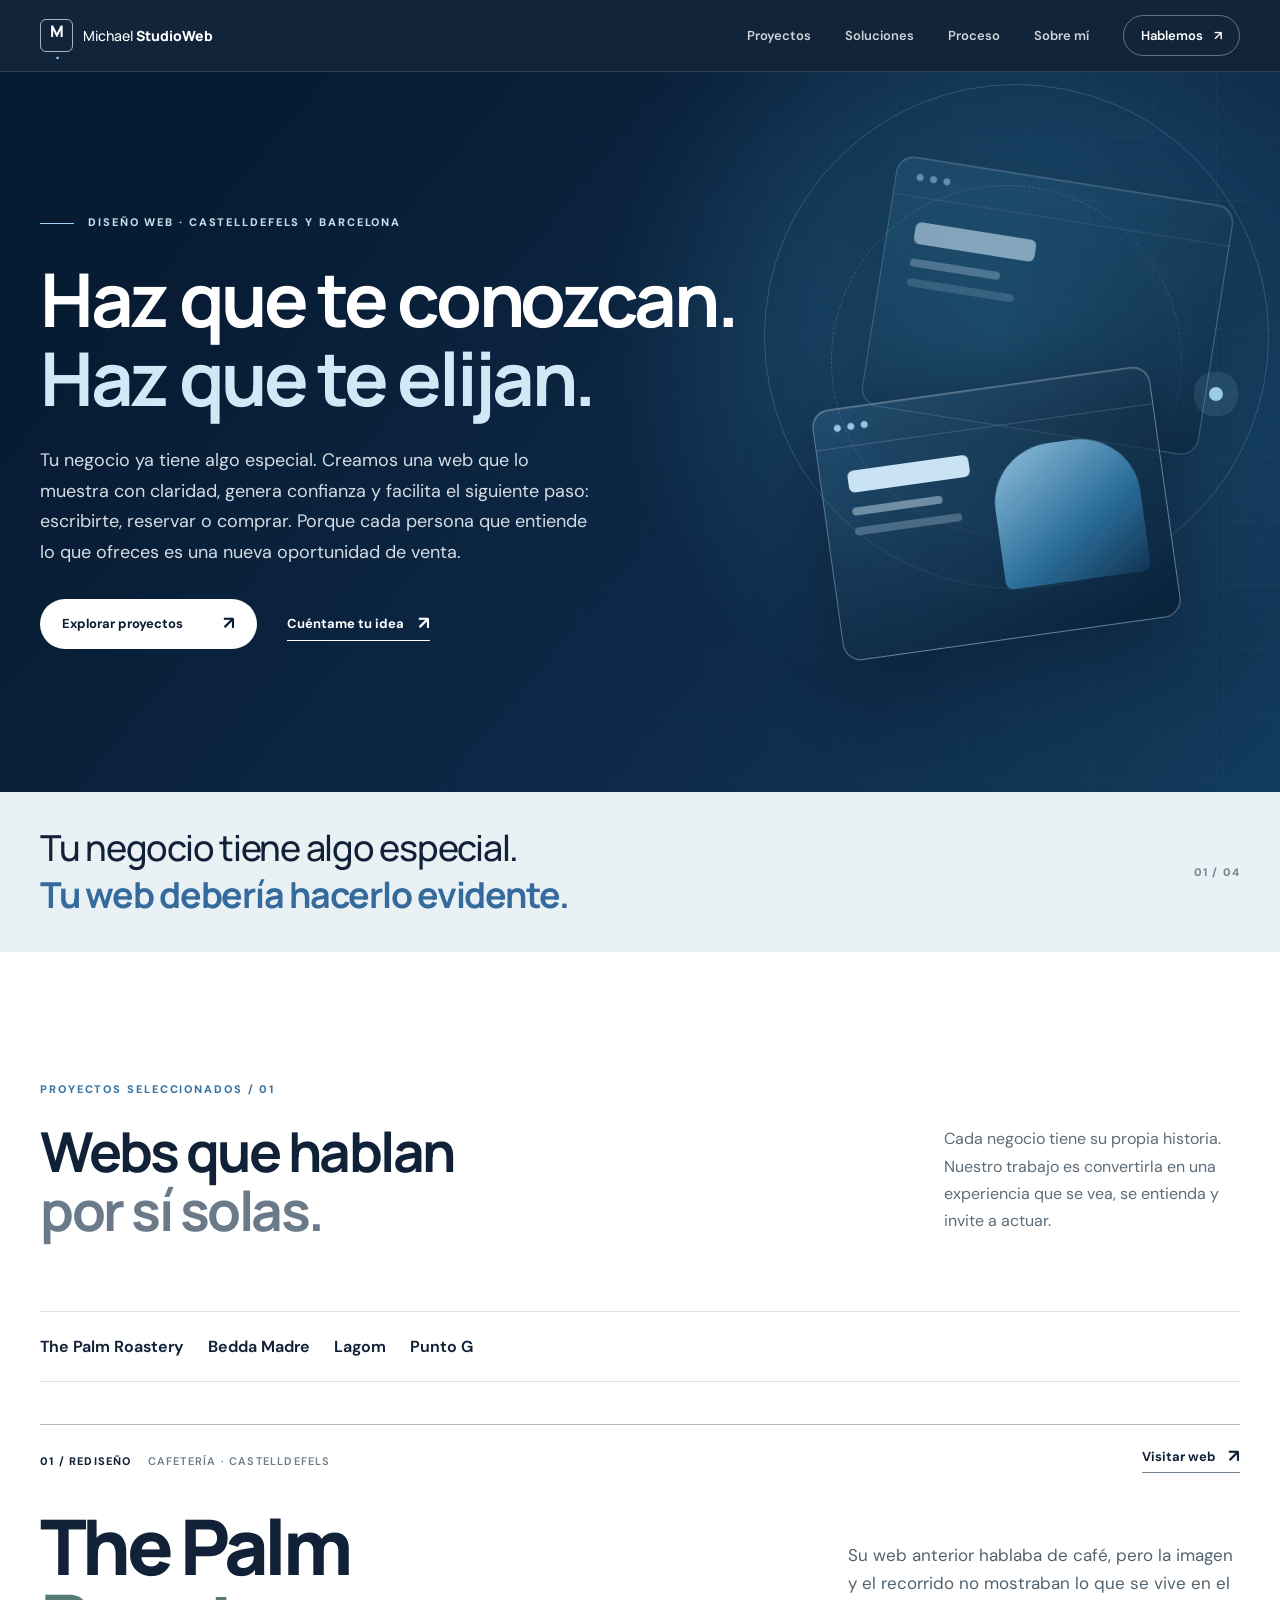
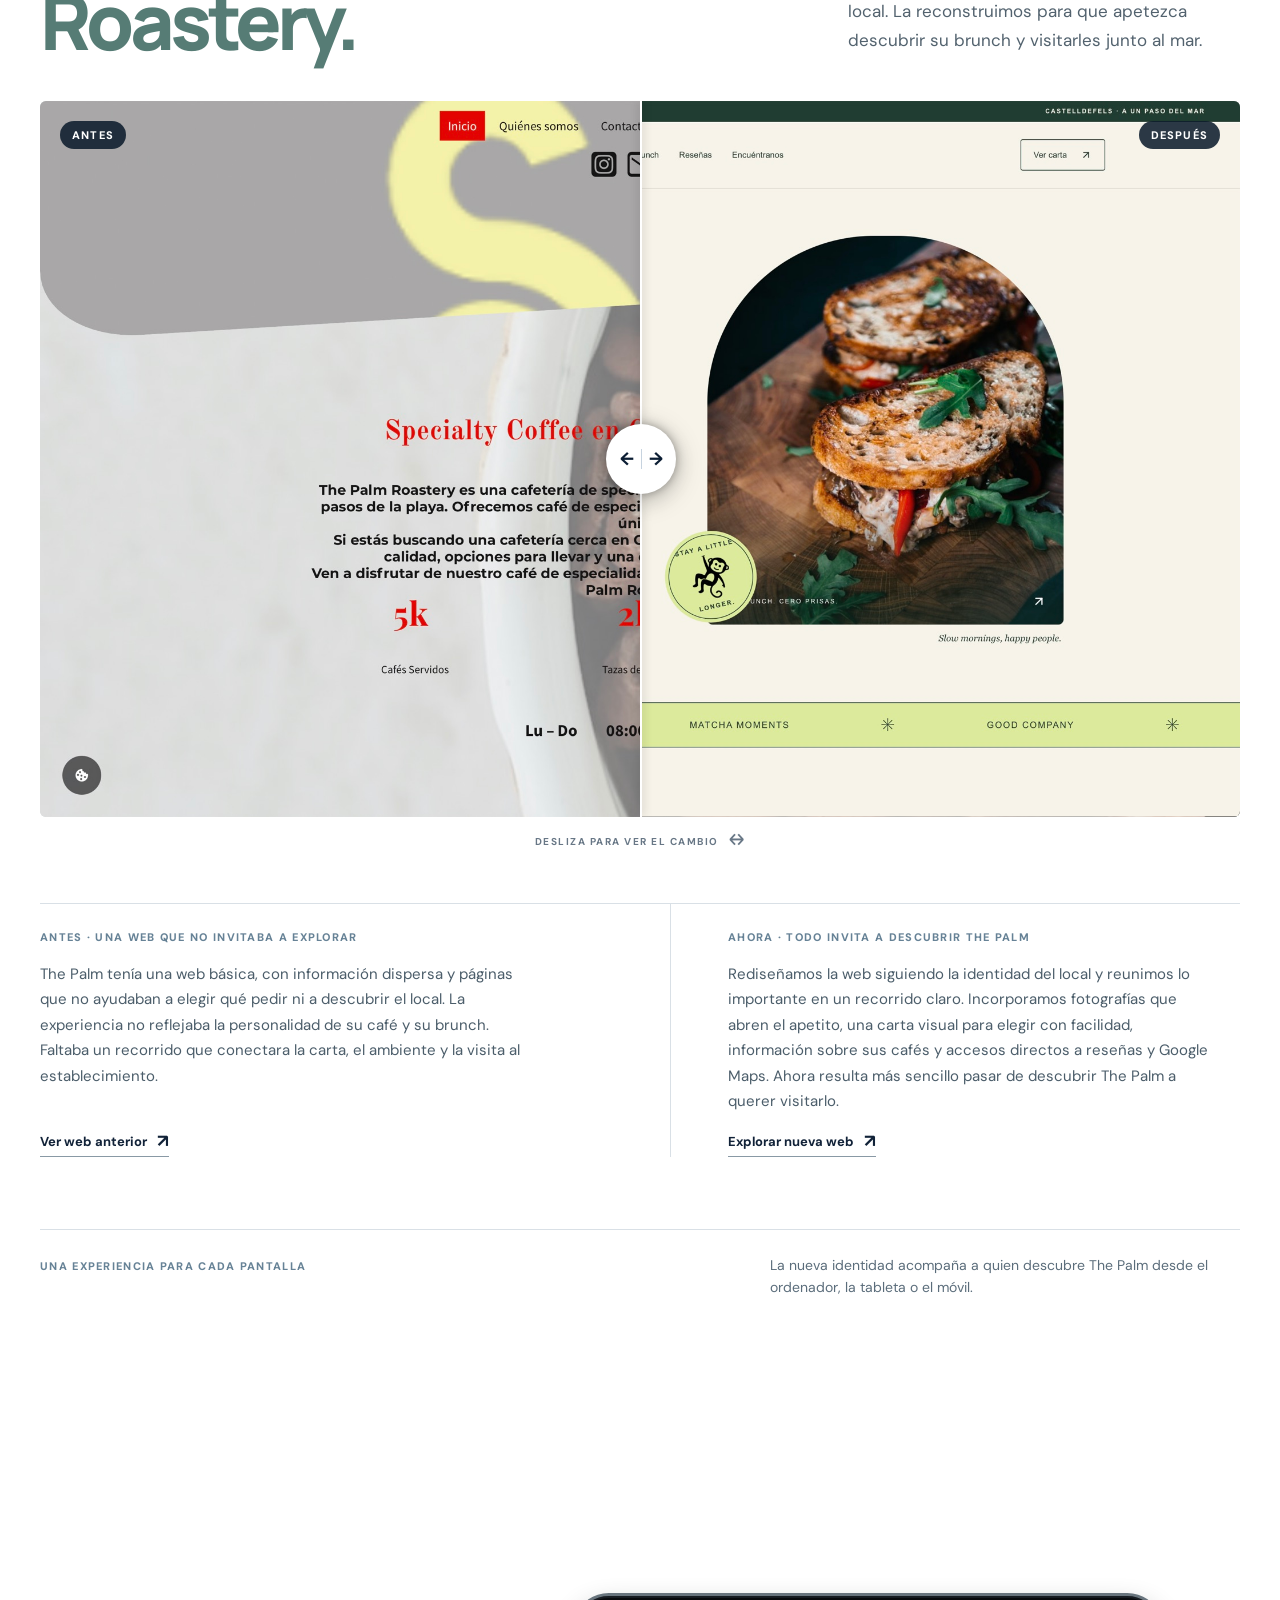
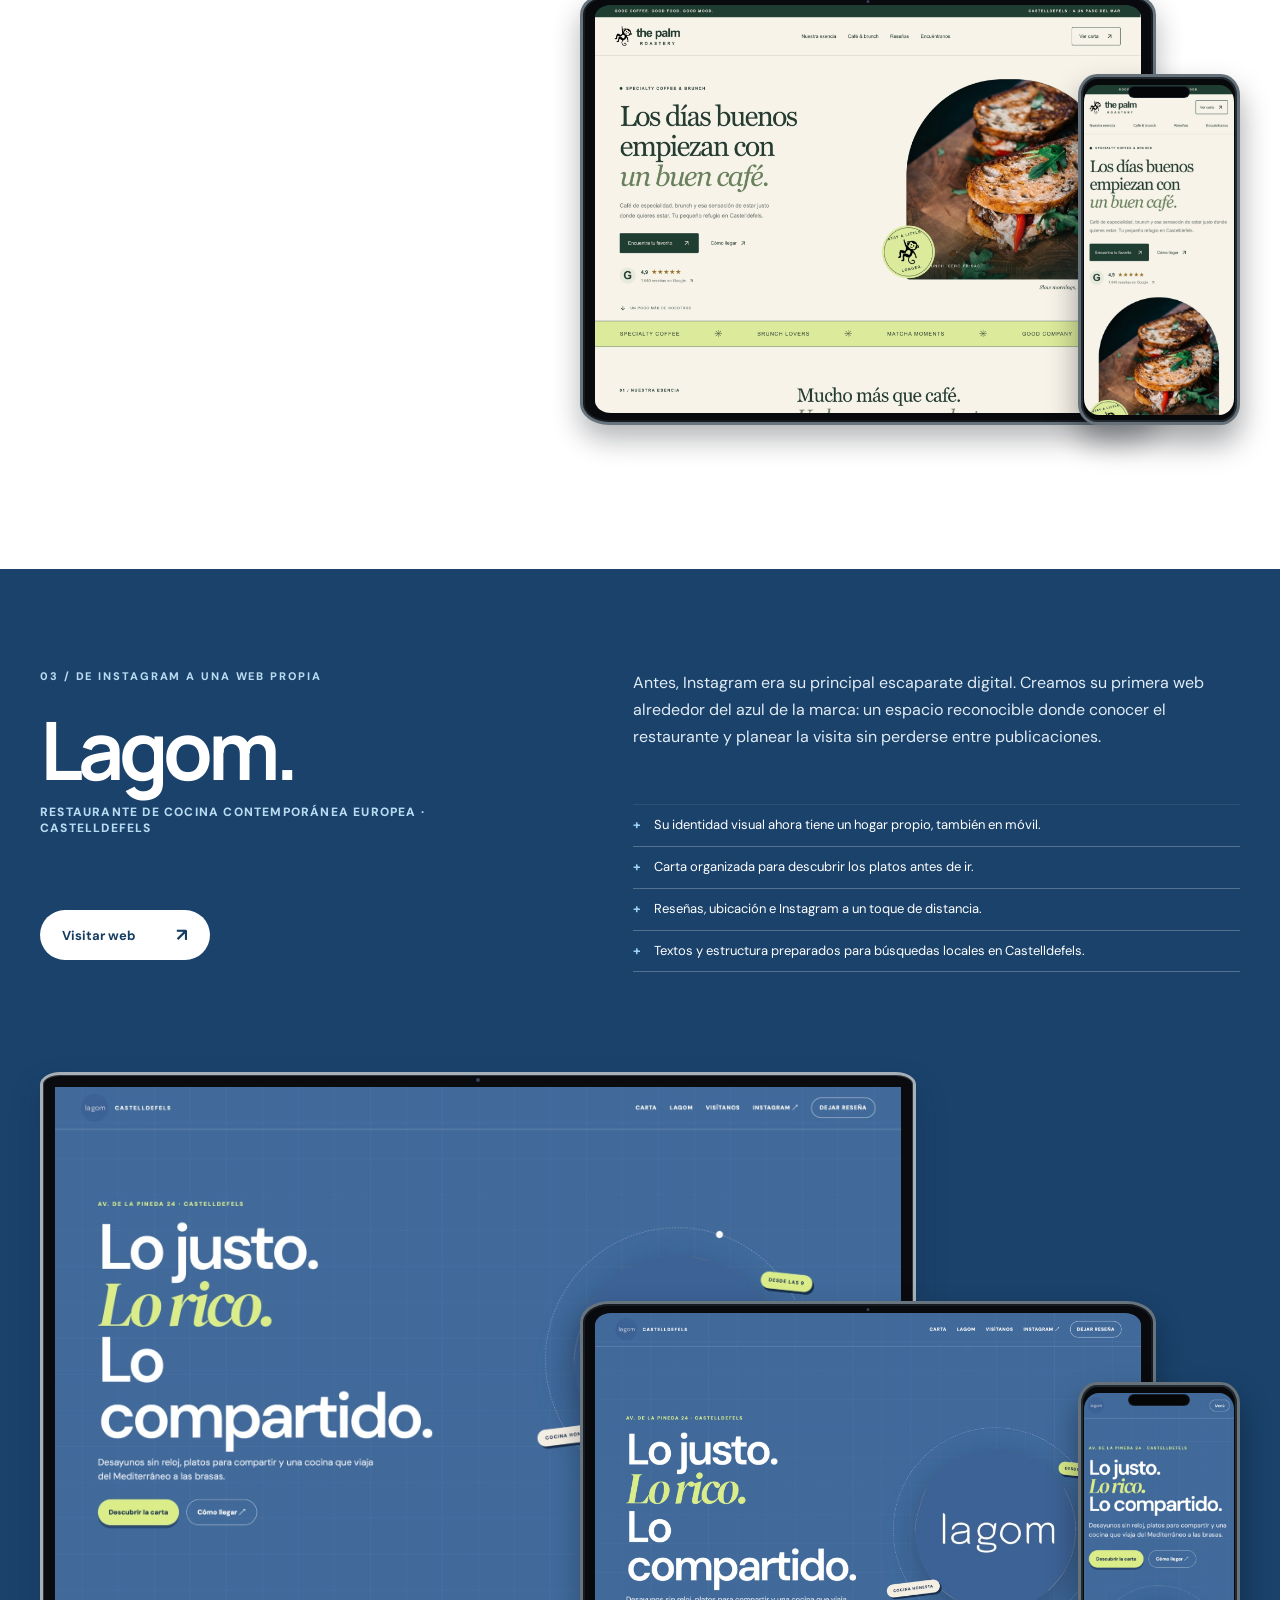
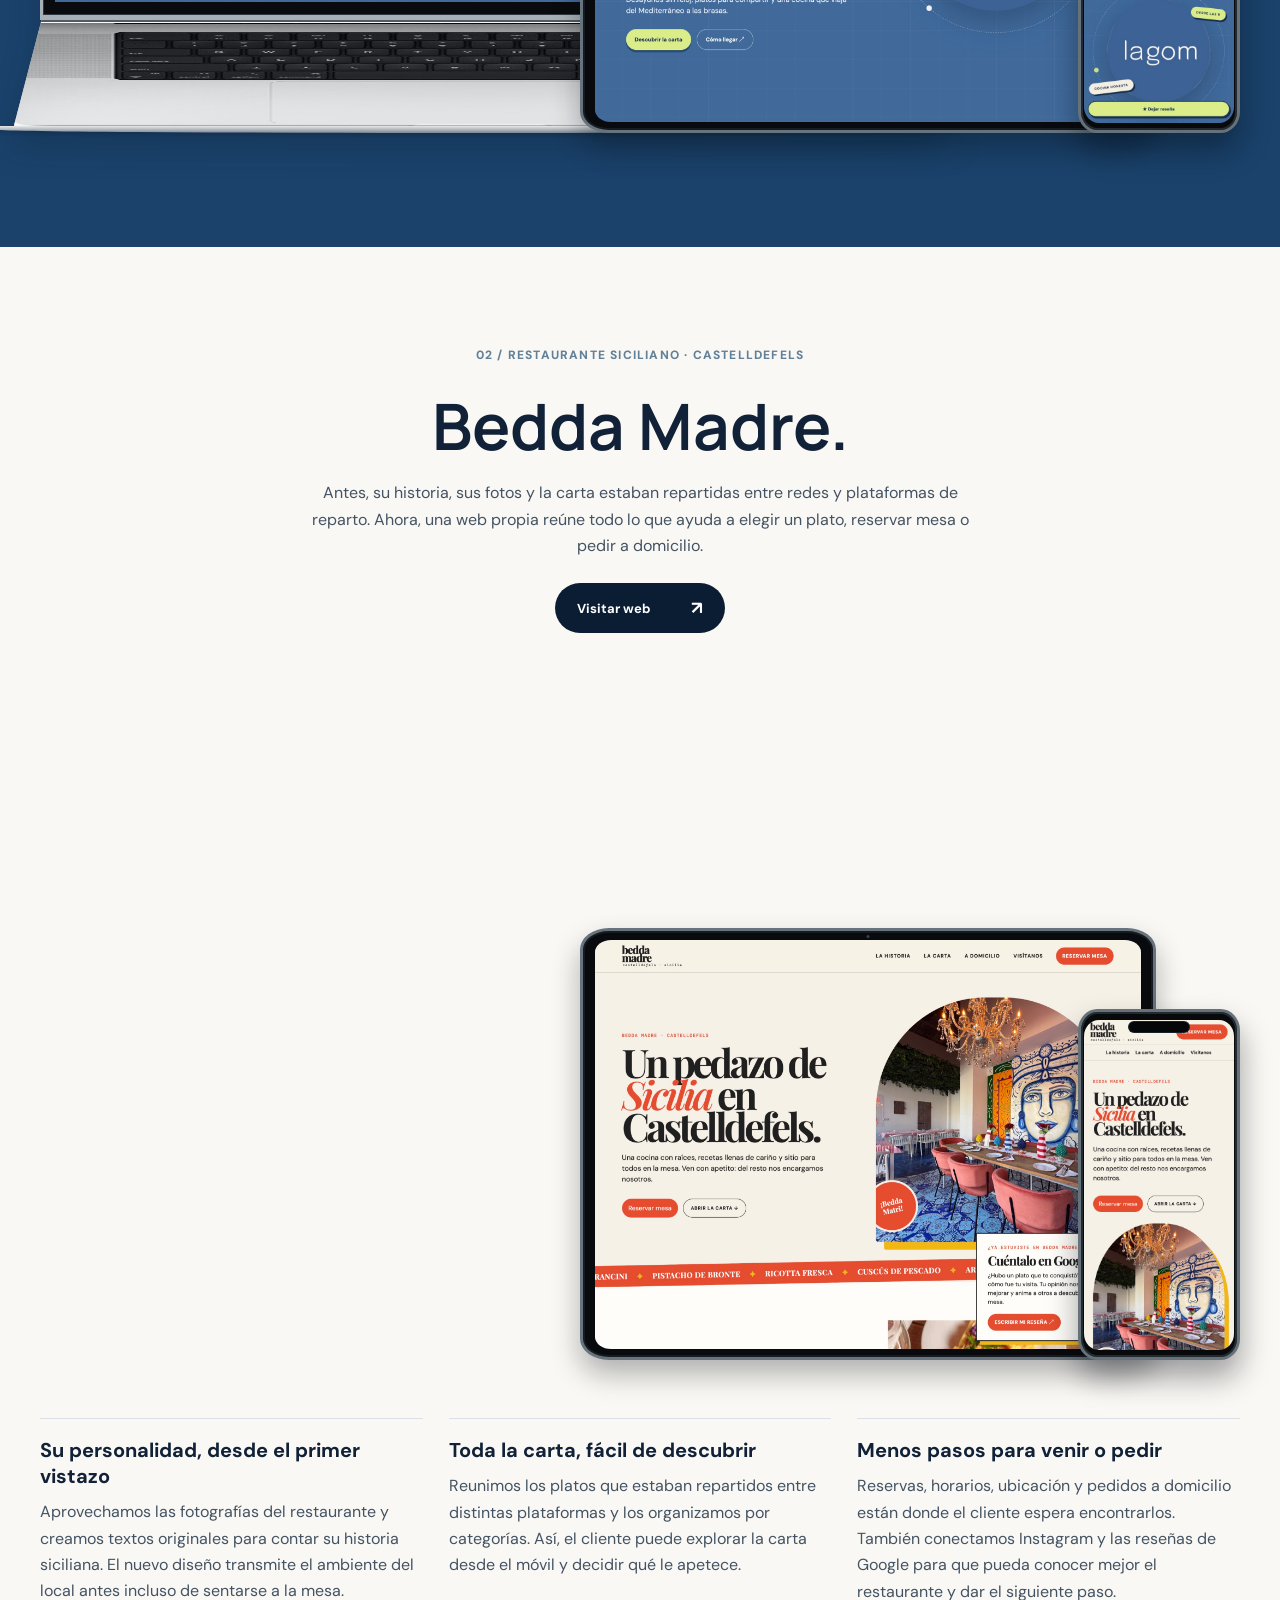
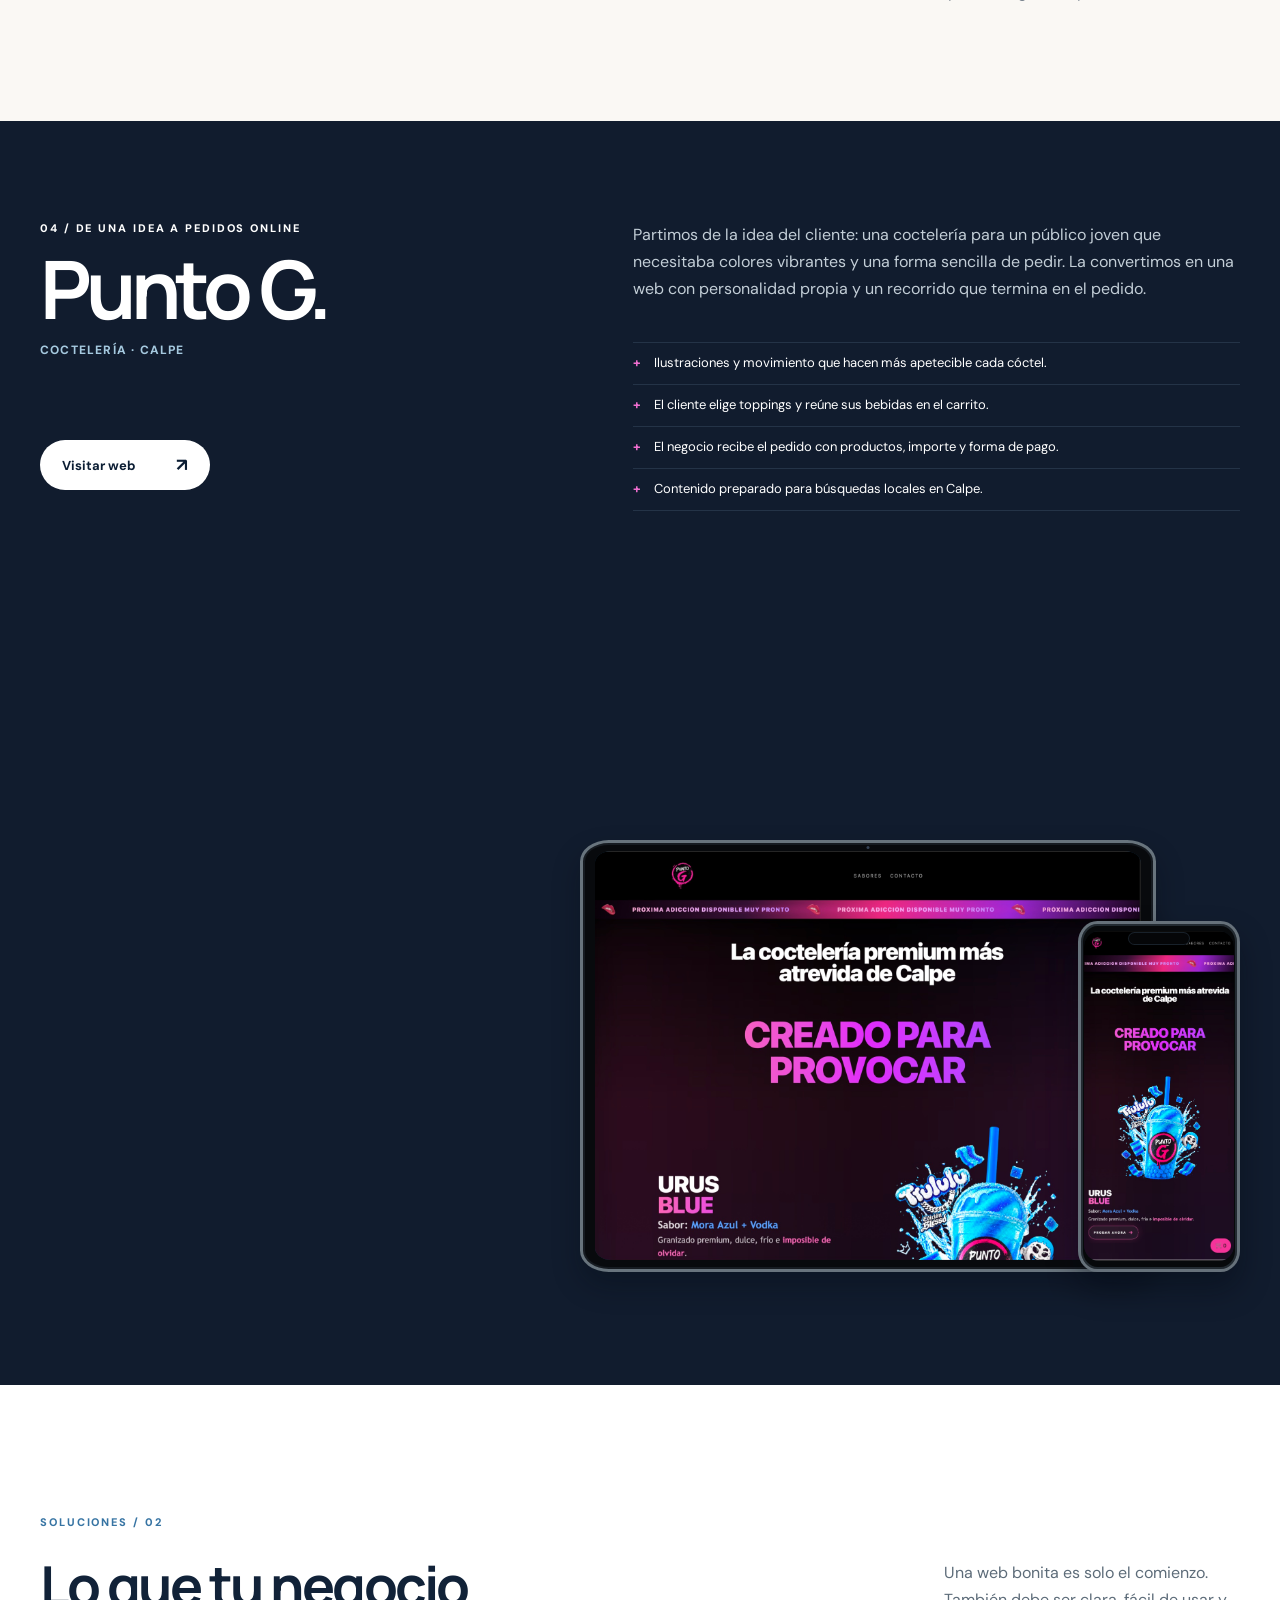
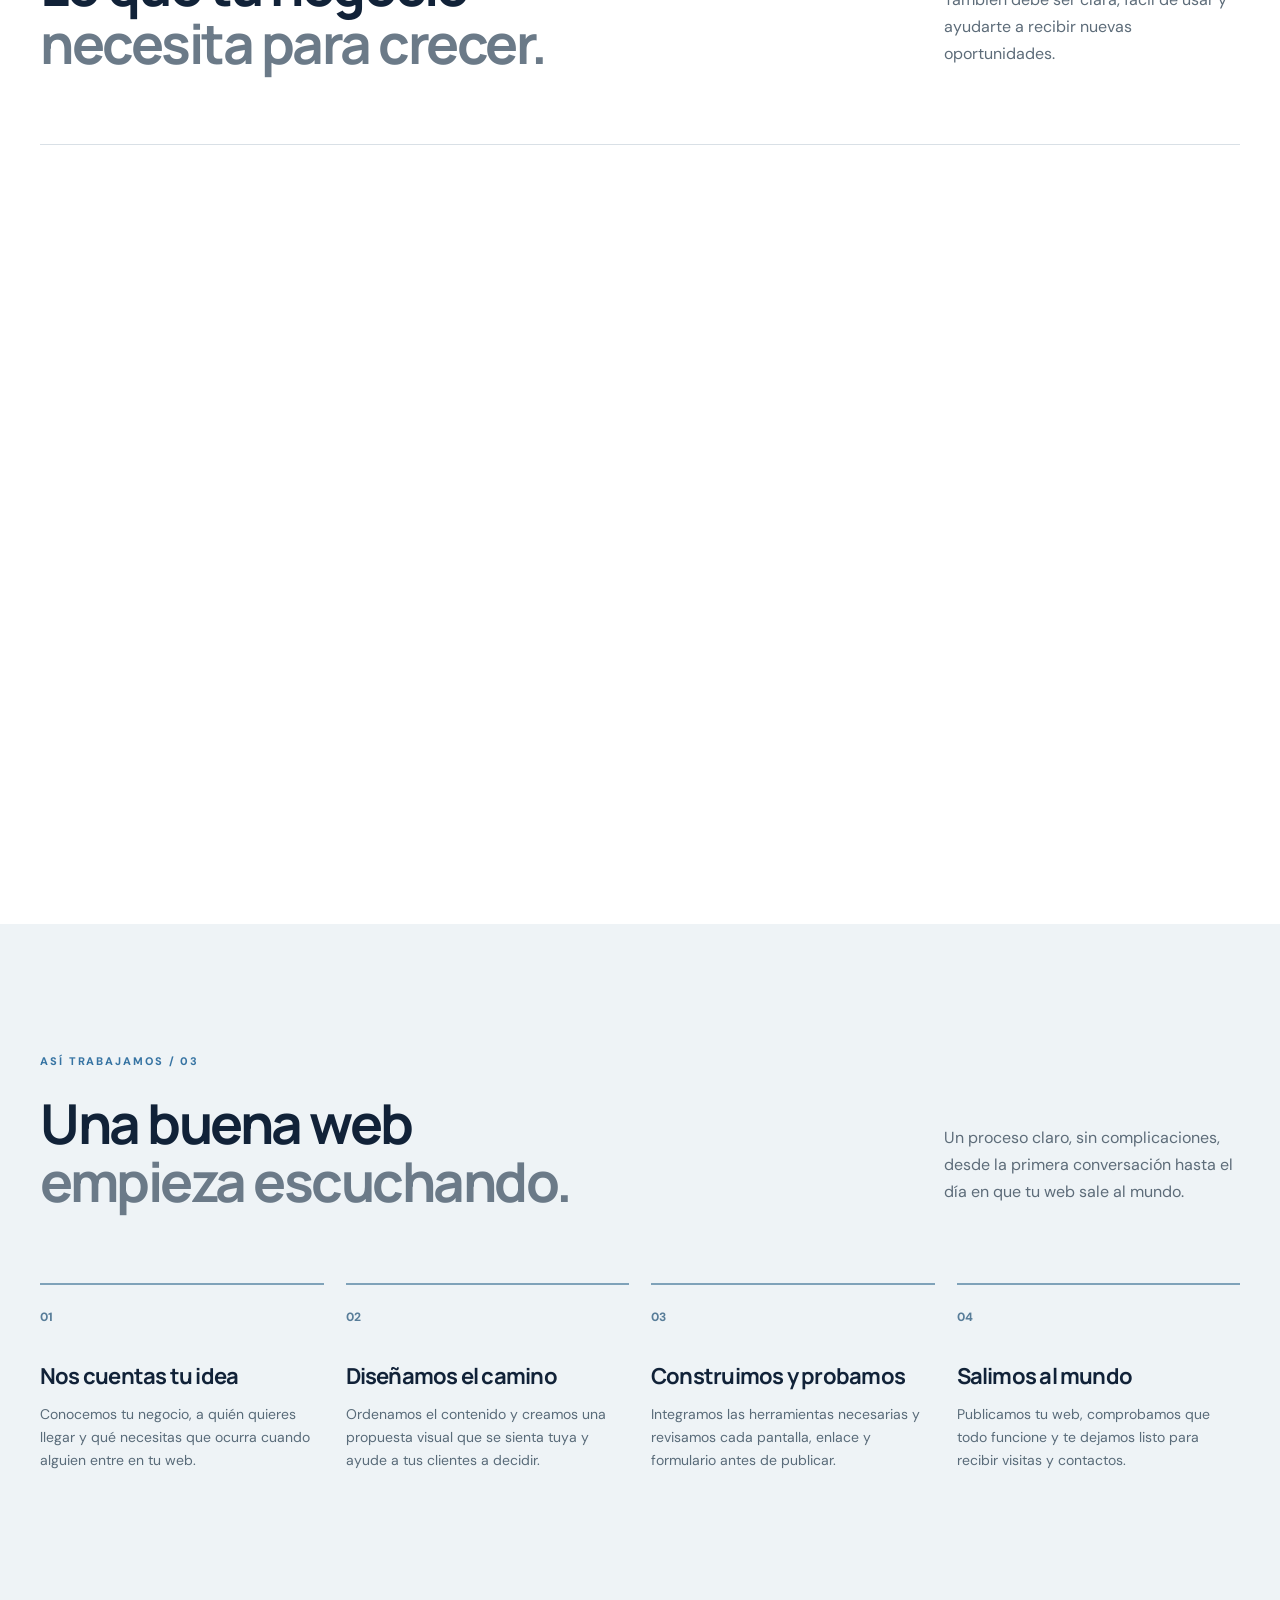
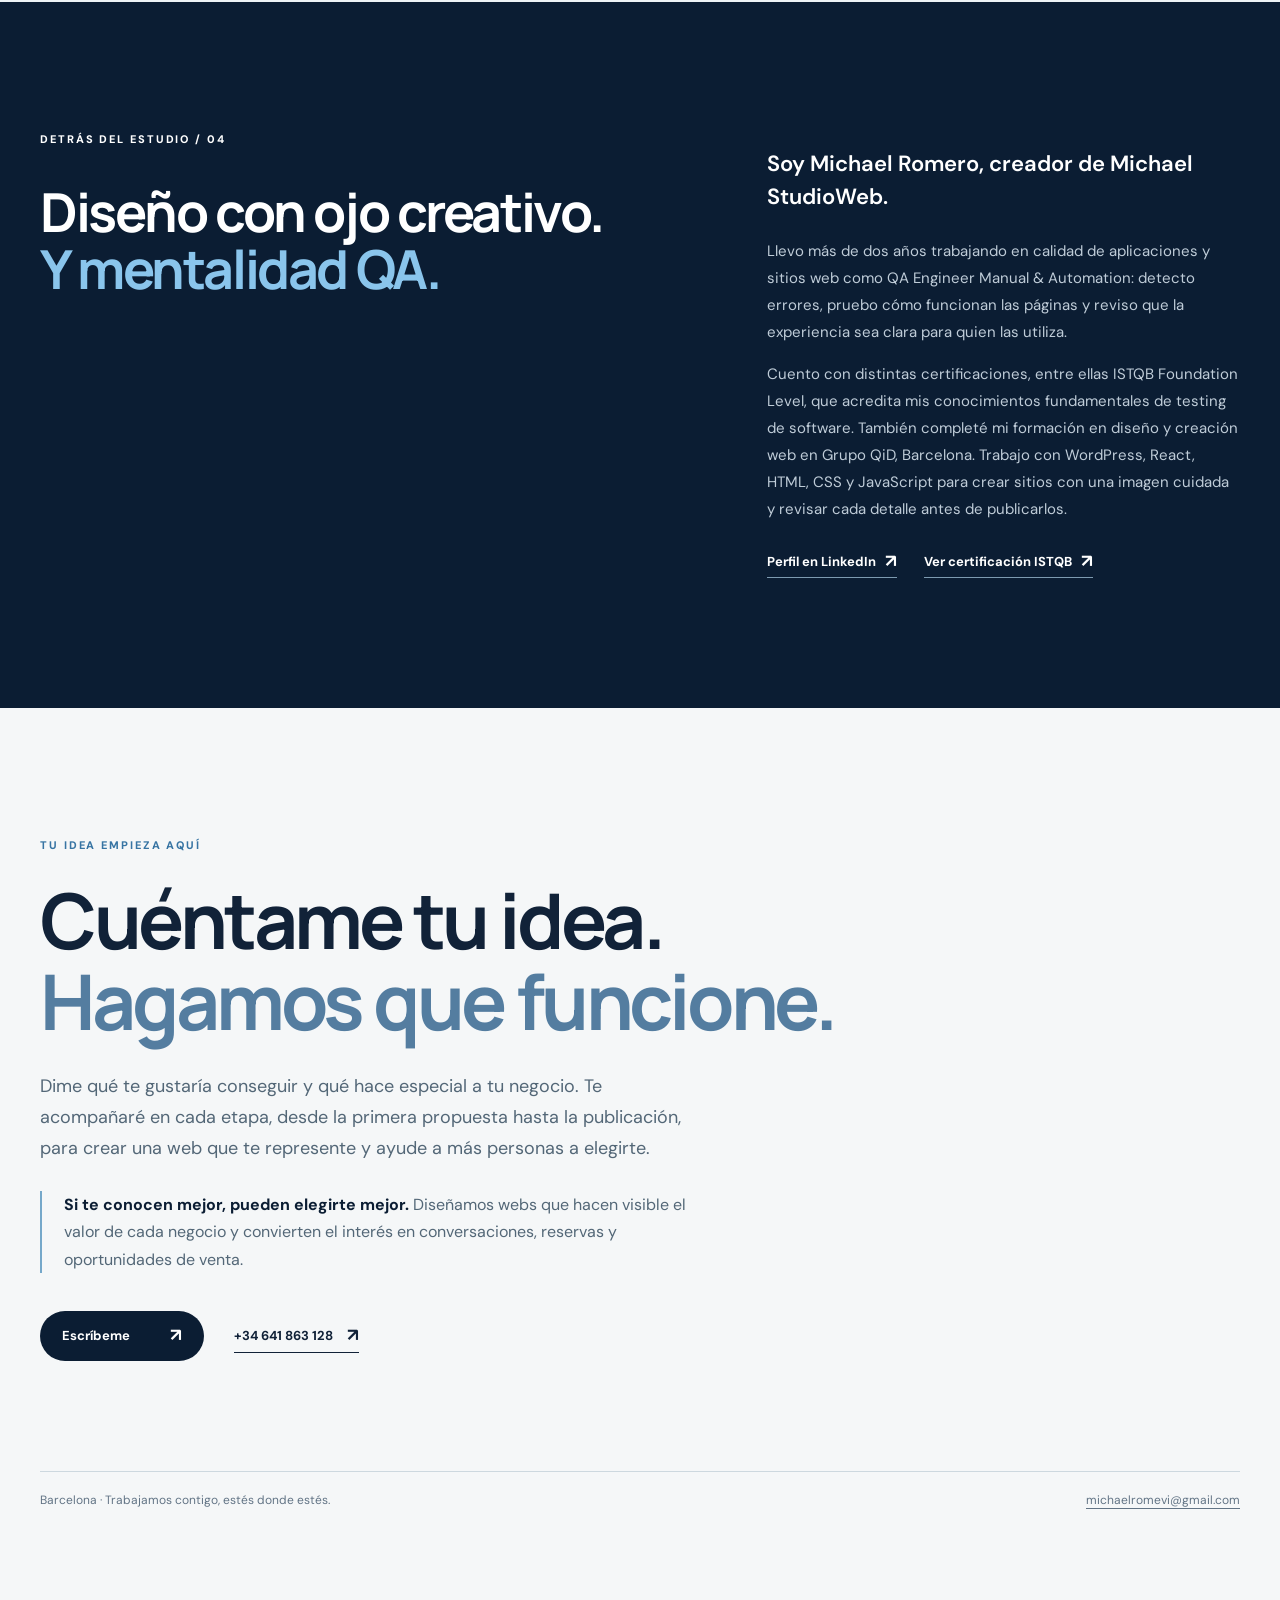
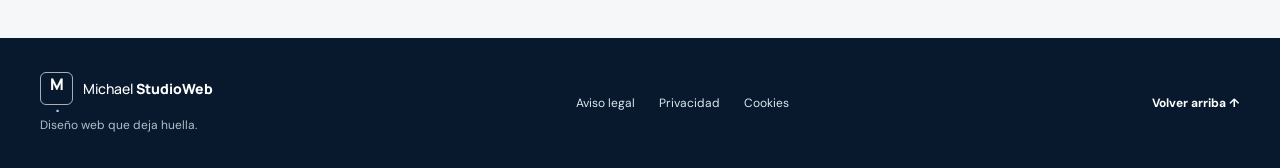
<file: index.html>
<!doctype html>
<html lang="es">

<head>
  <meta charset="utf-8">
  <meta name="viewport" content="width=device-width,initial-scale=1">
  <meta name="theme-color" content="#0b1d33">
  <meta name="description"
    content="Diseño web para restaurantes y negocios en Castelldefels y Barcelona. Creamos webs claras, rápidas y adaptadas al móvil que facilitan reservas y consultas.">
  <meta name="robots" content="index, follow, max-image-preview:large">
  <meta name="author" content="Michael StudioWeb">
  <meta property="og:type" content="website">
  <meta property="og:locale" content="es_ES">
  <meta property="og:site_name" content="Michael StudioWeb">
  <meta property="og:title" content="Diseño web en Castelldefels y Barcelona | Michael StudioWeb">
  <meta property="og:description"
    content="Creamos y rediseñamos webs para restaurantes y negocios en Castelldefels y Barcelona. Descubre proyectos reales y cuéntanos tu idea.">
  <meta property="og:url" content="https://michaelstudioweb.github.io/">
  <meta property="og:image" content="https://michaelstudioweb.github.io/assets/palm-mac.jpg">
  <meta name="twitter:card" content="summary_large_image">
  <link rel="canonical" href="https://michaelstudioweb.github.io/">
  <title>Diseño web en Castelldefels y Barcelona | Michael StudioWeb</title>
  <script type="application/ld+json">
    {
      "@context": "https://schema.org",
      "@type": "ProfessionalService",
      "name": "Michael StudioWeb",
      "url": "https://michaelstudioweb.github.io/",
      "description": "Diseño y rediseño web para restaurantes y negocios en Castelldefels y Barcelona.",
      "founder": {"@type": "Person", "name": "Michael Romero", "url": "https://www.linkedin.com/in/michaelsromero/"},
      "email": "michaelromevi@gmail.com",
      "telephone": "+34 641 863 128",
      "areaServed": [{"@type": "Place", "name": "Castelldefels"}, {"@type": "Place", "name": "Barcelona"}],
      "sameAs": ["https://www.linkedin.com/in/michaelsromero/"]
    }
  </script>
  <link rel="preconnect" href="https://fonts.googleapis.com">
  <link rel="preconnect" href="https://fonts.gstatic.com" crossorigin>
  <link
    href="https://fonts.googleapis.com/css2?family=DM+Sans:wght@400;500;600;700&family=Manrope:wght@400;500;600;700;800&display=swap"
    rel="stylesheet">
  <link rel="stylesheet" href="styles.css">
  <link rel="icon"
    href="data:image/svg+xml,%3Csvg xmlns='http://www.w3.org/2000/svg' viewBox='0 0 64 64'%3E%3Crect width='64' height='64' rx='12' fill='%230b1d33'/%3E%3Cpath d='M12 44V20l13 17 13-17v24m9-24v24h6' fill='none' stroke='white' stroke-width='5' stroke-linecap='round' stroke-linejoin='round'/%3E%3C/svg%3E">
</head>

<body>
  <a class="skip-link" href="#main">Saltar al contenido</a>
  <div class="scroll-progress" aria-hidden="true"></div>
  <header class="site-header" id="top">
    <div class="header-inner wrap">
      <a class="wordmark" href="#top" aria-label="Michael StudioWeb, inicio"><span
          class="wordmark-mark">M<span>.</span></span><span>Michael <strong>StudioWeb</strong></span></a>
      <button class="menu-toggle" type="button" aria-expanded="false" aria-controls="site-nav"
        aria-label="Abrir menú"><span></span><span></span></button>
      <nav class="site-nav" id="site-nav" aria-label="Navegación principal"><a href="#proyectos">Proyectos</a><a
          href="#soluciones">Soluciones</a><a href="#proceso">Proceso</a><a href="#sobre-mi">Sobre mí</a><a
          class="nav-contact" href="#contacto">Hablemos <span aria-hidden="true">↗</span></a></nav>
    </div>
  </header>
  <main id="main">
    <!-- PORTADA: cambia aquí el titular, el texto principal y los botones. -->
    <section class="hero" aria-labelledby="hero-title">
      <div class="hero-inner wrap">
        <p class="eyebrow hero-eyebrow"><span class="eyebrow-line"></span> Diseño web · Castelldefels y Barcelona</p>
        <h1 id="hero-title">Haz que te conozcan.<br><span>Haz que te elijan.</span></h1>
        <p class="hero-lead">Tu negocio ya tiene algo especial. Creamos una web que lo muestra con claridad, genera
          confianza y facilita el siguiente paso: escribirte, reservar o comprar. Porque cada persona que entiende lo
          que ofreces es una nueva oportunidad de venta.</p>
        <div class="hero-actions"><a class="button button-light" href="#proyectos">Explorar proyectos <span
              aria-hidden="true">↗</span></a><a class="text-link light-link" href="#contacto">Cuéntame tu idea <span
              aria-hidden="true">↗</span></a></div>
        <div class="hero-art" aria-hidden="true">
          <div class="hero-orbit hero-orbit-one"></div>
          <div class="hero-orbit hero-orbit-two"></div>
          <div class="hero-preview hero-preview-back"><span></span><i></i><i></i></div>
          <div class="hero-preview hero-preview-front"><span></span><i></i><i></i><b></b></div>
          <div class="hero-art-dot"></div>
        </div>
      </div>
    </section>
    <!-- MENSAJE BREVE: frase de apoyo bajo la portada. -->
    <section class="intro-band" aria-label="Nuestro enfoque">
      <div class="wrap intro-inner">
        <p>Tu negocio tiene algo especial.<br><strong>Tu web debería hacerlo evidente.</strong></p><span>01 / 04</span>
      </div>
    </section>
    <!-- PORTAFOLIO: proyectos, comparador antes/después y enlaces externos. -->
    <section class="portfolio-section section-space" id="proyectos" aria-labelledby="portfolio-title">
      <div class="wrap">
        <div class="section-heading reveal">
          <div>
            <p class="eyebrow dark-eyebrow">Proyectos seleccionados / 01</p>
            <h2 id="portfolio-title">Webs que hablan<br><span>por sí solas.</span></h2>
          </div>
          <p>Cada negocio tiene su propia historia. Nuestro trabajo es convertirla en una experiencia que se vea, se
            entienda y invite a actuar.</p>
        </div>
        <nav class="project-links" aria-label="Proyectos del portafolio">
          <a href="#palm-title">The Palm Roastery</a>
          <a href="#bedda-madre">Bedda Madre</a>
          <a href="#lagom-title">Lagom</a>
          <a href="#puntog-title">Punto G</a>
        </nav>
        <article class="case-feature reveal" aria-labelledby="palm-title">
          <div class="case-topline">
            <div><span class="case-index">01 / Rediseño</span><span class="case-location">Cafetería ·
                Castelldefels</span></div><a class="case-visit"
              href="https://michaelwebstudio.github.io/the-palm-roastery/" target="_blank"
              rel="noopener noreferrer">Visitar web <span aria-hidden="true">↗</span></a>
          </div>
          <div class="case-intro">
            <h3 id="palm-title">The Palm<br><span>Roastery.</span></h3>
            <p>Su web anterior hablaba de café, pero la imagen y el recorrido no mostraban lo que se vive en el local.
              La reconstruimos para que apetezca descubrir su brunch y visitarles junto al mar.</p>
          </div>
          <div class="comparison" style="--split:50%" data-comparison>
            <img class="comparison-image comparison-old" src="assets/palm-old.jpg"
              alt="Web anterior de The Palm Roastery, con texto superpuesto sobre una imagen de granos de café"
              width="2100" height="1253">
            <img class="comparison-image comparison-new" src="assets/palm-new.jpg"
              alt="Nueva web de The Palm Roastery, con diseño de marca, menú claro y fotografía gastronómica"
              width="2100" height="1253">
            <span class="comparison-label comparison-label-old">Antes</span><span
              class="comparison-label comparison-label-new">Después</span>
            <div class="comparison-divider" aria-hidden="true"><span class="comparison-handle">← <span></span> →</span>
            </div>
            <input class="comparison-range" type="range" min="0" max="100" value="50"
              aria-label="Comparar la web anterior y la nueva de The Palm Roastery. Mover a la izquierda muestra la nueva web completa.">
          </div>
          <p class="comparison-caption">Desliza para ver el cambio <span aria-hidden="true">↔</span></p>
          <div class="transformation">
            <div><span class="mini-label">Antes · Una web que no invitaba a explorar</span>
              <p>The Palm tenía una web básica, con información dispersa y páginas que no ayudaban a elegir qué pedir ni
                a descubrir el local. La experiencia no reflejaba la personalidad de su café y su brunch. Faltaba un
                recorrido que conectara la carta, el ambiente y la visita al establecimiento.</p><a
                href="https://www.thepalmroastery.com" target="_blank" rel="noopener noreferrer">Ver web anterior <span
                  aria-hidden="true">↗</span></a>
            </div>
            <div><span class="mini-label">Ahora · Todo invita a descubrir The Palm</span>
              <p>Rediseñamos la web siguiendo la identidad del local y reunimos lo importante en un recorrido claro.
                Incorporamos fotografías que abren el apetito, una carta visual para elegir con facilidad, información
                sobre sus cafés y accesos directos a reseñas y Google Maps. Ahora resulta más sencillo pasar de
                descubrir The Palm a querer visitarlo.</p><a
                href="https://michaelwebstudio.github.io/the-palm-roastery/" target="_blank"
                rel="noopener noreferrer">Explorar nueva web <span aria-hidden="true">↗</span></a>
            </div>
          </div>
          <div class="device-intro"><span class="mini-label">Una experiencia para cada pantalla</span>
            <p>La nueva identidad acompaña a quien descubre The Palm desde el ordenador, la tableta o el móvil.</p>
          </div>
          <a class="device-showcase device-showcase-palm" href="https://michaelwebstudio.github.io/the-palm-roastery/"
            target="_blank" rel="noopener noreferrer"
            aria-label="Visitar la nueva web de The Palm Roastery, mostrada en Mac, iPad e iPhone">
            <div class="device-mac">
              <div class="mac-lid"><span class="mac-camera"></span>
                <div class="mac-screen"><img src="assets/palm-mac.jpg" alt="" loading="lazy"></div>
              </div>
              <div class="mac-deck"><span class="mac-keys"></span><span class="mac-trackpad"></span></div>
              <div class="mac-lip"></div>
            </div>
            <div class="device-ipad"><span class="ipad-camera"></span>
              <div class="ipad-screen"><img src="assets/palm-ipad.jpg" alt="" loading="lazy"></div>
            </div>
            <div class="device-iphone"><span class="iphone-island"></span>
              <div class="iphone-screen"><img src="assets/palm-iphone.jpg" alt="" loading="lazy"></div>
            </div>
          </a>
        </article>
      </div>
    </section>

    <!-- LAGOM: texto, enlace a la web incluida y a Instagram. -->
    <section class="project-band project-lagom" aria-labelledby="lagom-title">
      <div class="wrap project-grid reveal">
        <div class="project-copy">
          <p class="eyebrow dark-eyebrow">03 / De Instagram a una web propia</p>
          <h3 id="lagom-title">Lagom.</h3>
          <p class="project-type">Restaurante de cocina contemporánea europea · Castelldefels</p>
          <p>Antes, Instagram era su principal escaparate digital. Creamos su primera web alrededor del azul de la
            marca: un espacio reconocible donde conocer el restaurante y planear la visita sin perderse entre
            publicaciones.</p>
          <ul>
            <li>Su identidad visual ahora tiene un hogar propio, también en móvil.</li>
            <li>Carta organizada para descubrir los platos antes de ir.</li>
            <li>Reseñas, ubicación e Instagram a un toque de distancia.</li>
            <li>Textos y estructura preparados para búsquedas locales en Castelldefels.</li>
          </ul><a class="button button-dark" href="https://michaelstudioweb.github.io/lagom/" target="_blank"
            rel="noopener noreferrer">Visitar web <span aria-hidden="true">↗</span></a>
        </div>
        <a class="device-showcase device-showcase-lagom" href="https://michaelstudioweb.github.io/lagom/"
          target="_blank" rel="noopener noreferrer"
          aria-label="Visitar la web de Lagom, mostrada en Mac, iPad e iPhone">
          <div class="device-mac">
            <div class="mac-lid"><span class="mac-camera"></span>
              <div class="mac-screen"><img src="assets/lagom-mac.jpg" alt="" loading="lazy"></div>
            </div>
            <div class="mac-deck"><span class="mac-keys"></span><span class="mac-trackpad"></span></div>
            <div class="mac-lip"></div>
          </div>
          <div class="device-ipad"><span class="ipad-camera"></span>
            <div class="ipad-screen"><img src="assets/lagom-ipad.jpg" alt="" loading="lazy"></div>
          </div>
          <div class="device-iphone"><span class="iphone-island"></span>
            <div class="iphone-screen"><img src="assets/lagom-iphone.jpg" alt="" loading="lazy"></div>
          </div>
        </a>
      </div>
    </section>

    <!-- BEDDA MADRE: descripción, capturas y beneficios del proyecto. -->
    <section id="bedda-madre" class="project-band project-bedda" aria-labelledby="bedda-title">
      <div class="wrap reveal">
        <header class="bedda-heading">
          <p class="project-type">02 / Restaurante siciliano · Castelldefels</p>
          <h3 id="bedda-title">Bedda Madre.</h3>
          <p>Antes, su historia, sus fotos y la carta estaban repartidas entre redes y plataformas de reparto. Ahora,
            una web propia reúne todo lo que ayuda a elegir un plato, reservar mesa o pedir a domicilio.</p>
          <a class="button button-dark" href="https://michaelwebstudio.github.io/bedda-madre/"
            target="_blank" rel="noopener noreferrer">Visitar web <span aria-hidden="true">↗</span></a>
        </header>
        <a class="device-showcase" href="https://michaelwebstudio.github.io/bedda-madre/" target="_blank"
          rel="noopener noreferrer" aria-label="Visitar Bedda Madre, presentada en MacBook, iPad e iPhone">
          <div class="device-mac">
            <div class="mac-lid"><span class="mac-camera"></span>
              <div class="mac-screen"><img src="assets/bedda-mac.jpg" alt="" loading="lazy"></div>
            </div>
            <div class="mac-deck"></div>
            <div class="mac-lip"></div>
          </div>
          <div class="device-ipad"><span class="ipad-camera"></span>
            <div class="ipad-screen"><img src="assets/bedda-ipad.jpg" alt="" loading="lazy"></div>
          </div>
          <div class="device-iphone"><span class="iphone-island"></span>
            <div class="iphone-screen"><img src="assets/bedda-iphone.jpg" alt="" loading="lazy"></div>
          </div>
        </a>
        <div class="bedda-story">
          <div>
            <h4>Su personalidad, desde el primer vistazo</h4>
            <p>Aprovechamos las fotografías del restaurante y creamos textos originales para contar su historia
              siciliana. El nuevo diseño transmite el ambiente del local antes incluso de sentarse a la mesa.</p>
          </div>
          <div>
            <h4>Toda la carta, fácil de descubrir</h4>
            <p>Reunimos los platos que estaban repartidos entre distintas plataformas y los organizamos por categorías.
              Así, el cliente puede explorar la carta desde el móvil y decidir qué le apetece.</p>
          </div>
          <div>
            <h4>Menos pasos para venir o pedir</h4>
            <p>Reservas, horarios, ubicación y pedidos a domicilio están donde el cliente espera encontrarlos. También
              conectamos Instagram y las reseñas de Google para que pueda conocer mejor el restaurante y dar el
              siguiente paso.</p>
          </div>
        </div>
      </div>
    </section>

    <!-- PUNTO G: texto y enlace al sitio externo. -->
    <section class="project-band project-puntog" aria-labelledby="puntog-title">
      <div class="wrap project-grid reveal">
        <div class="project-copy">
          <p class="eyebrow">04 / De una idea a pedidos online</p>
          <h3 id="puntog-title">Punto G.</h3>
          <p class="project-type">Coctelería · Calpe</p>
          <p>Partimos de la idea del cliente: una coctelería para un público joven que necesitaba colores vibrantes y
            una forma sencilla de pedir. La convertimos en una web con personalidad propia y un recorrido que termina en
            el pedido.</p>
          <ul>
            <li>Ilustraciones y movimiento que hacen más apetecible cada cóctel.</li>
            <li>El cliente elige toppings y reúne sus bebidas en el carrito.</li>
            <li>El negocio recibe el pedido con productos, importe y forma de pago.</li>
            <li>Contenido preparado para búsquedas locales en Calpe.</li>
          </ul><a class="button button-light" href="https://puntog.com.es" target="_blank"
            rel="noopener noreferrer">Visitar web <span aria-hidden="true">↗</span></a>
        </div><a class="device-showcase device-showcase-puntog" href="https://puntog.com.es" target="_blank"
          rel="noopener noreferrer" aria-label="Visitar la web de Punto G, mostrada en Mac, iPad e iPhone">
          <div class="device-mac">
            <div class="mac-lid"><span class="mac-camera"></span>
              <div class="mac-screen"><img src="assets/puntog-preview.jpg" alt="" loading="lazy"></div>
            </div>
            <div class="mac-deck"><span class="mac-keys"></span><span class="mac-trackpad"></span></div>
            <div class="mac-lip"></div>
          </div>
          <div class="device-ipad"><span class="ipad-camera"></span>
            <div class="ipad-screen"><img src="assets/puntog-tablet.jpg" alt="" loading="lazy"></div>
          </div>
          <div class="device-iphone"><span class="iphone-island"></span>
            <div class="iphone-screen"><img src="assets/puntog-mobile.jpg" alt="" loading="lazy"></div>
          </div>
        </a>
      </div>
    </section>
    <!-- SERVICIOS: cambia aquí las soluciones ofrecidas. -->
    <section class="services section-space" id="soluciones" aria-labelledby="services-title">
      <div class="wrap">
        <div class="section-heading reveal">
          <div>
            <p class="eyebrow dark-eyebrow">Soluciones / 02</p>
            <h2 id="services-title">Lo que tu negocio<br><span>necesita para crecer.</span></h2>
          </div>
          <p>Una web bonita es solo el comienzo. También debe ser clara, fácil de usar y ayudarte a recibir nuevas
            oportunidades.</p>
        </div>
        <div class="services-list">
          <article class="service-row reveal"><span>01</span>
            <h3>Web desde cero</h3>
            <p>Una página creada alrededor de tu identidad y tus objetivos, con cada detalle pensado para presentar bien
              tu negocio. <a href="diseno-web-restaurantes/">Descubre cómo trabajamos con restaurantes y cafeterías</a>.</p><span class="service-symbol" aria-hidden="true">↗</span>
          </article>
          <article class="service-row reveal"><span>02</span>
            <h3>Rediseño</h3>
            <p>Actualizamos la imagen, el contenido y el recorrido de tu web para que transmita la calidad que ya
              ofreces.</p><span class="service-symbol" aria-hidden="true">↗</span>
          </article>
          <article class="service-row reveal"><span>03</span>
            <h3>SEO local</h3>
            <p>Organizamos la información para ayudar a que te encuentren personas que buscan servicios como los tuyos
              en tu zona.</p><span class="service-symbol" aria-hidden="true">↗</span>
          </article>
          <article class="service-row reveal"><span>04</span>
            <h3>Todo conectado</h3>
            <p>Reservas, formularios, WhatsApp, mapas, redes y reseñas integrados para que contactar contigo sea fácil.
            </p><span class="service-symbol" aria-hidden="true">↗</span>
          </article>
          <article class="service-row reveal"><span>05</span>
            <h3>Mantenimiento</h3>
            <p>Actualizaciones y mejoras para que tu sitio siga funcionando y reflejando lo mejor de tu negocio.</p>
            <span class="service-symbol" aria-hidden="true">↗</span>
          </article>
          <article class="service-row reveal"><span>06</span>
            <h3>Revisión de calidad</h3>
            <p>Comprobamos enlaces, formularios y pantallas para que tus clientes tengan una buena experiencia en móvil
              y ordenador.</p><span class="service-symbol" aria-hidden="true">↗</span>
          </article>
        </div>
      </div>
    </section>
    <!-- PROCESO: las cuatro etapas de trabajo. -->
    <section class="process section-space" id="proceso" aria-labelledby="process-title">
      <div class="wrap">
        <div class="section-heading reveal">
          <div>
            <p class="eyebrow dark-eyebrow">Así trabajamos / 03</p>
            <h2 id="process-title">Una buena web<br><span>empieza escuchando.</span></h2>
          </div>
          <p>Un proceso claro, sin complicaciones, desde la primera conversación hasta el día en que tu web sale al
            mundo.</p>
        </div>
        <div class="process-grid">
          <article class="process-step reveal"><span>01</span>
            <h3>Nos cuentas tu idea</h3>
            <p>Conocemos tu negocio, a quién quieres llegar y qué necesitas que ocurra cuando alguien entre en tu web.
            </p>
          </article>
          <article class="process-step reveal"><span>02</span>
            <h3>Diseñamos el camino</h3>
            <p>Ordenamos el contenido y creamos una propuesta visual que se sienta tuya y ayude a tus clientes a
              decidir.</p>
          </article>
          <article class="process-step reveal"><span>03</span>
            <h3>Construimos y probamos</h3>
            <p>Integramos las herramientas necesarias y revisamos cada pantalla, enlace y formulario antes de publicar.
            </p>
          </article>
          <article class="process-step reveal"><span>04</span>
            <h3>Salimos al mundo</h3>
            <p>Publicamos tu web, comprobamos que todo funcione y te dejamos listo para recibir visitas y contactos.</p>
          </article>
        </div>
      </div>
    </section>
    <!-- PERFIL: biografía, LinkedIn y certificación. -->
    <section class="about section-space" id="sobre-mi" aria-labelledby="about-title">
      <div class="wrap about-grid">
        <div class="about-heading reveal">
          <p class="eyebrow">Detrás del estudio / 04</p>
          <h2 id="about-title">Diseño con ojo creativo.<br><span>Y mentalidad QA.</span></h2>
        </div>
        <div class="about-content reveal">
          <p class="about-lead">Soy Michael Romero, creador de Michael StudioWeb.</p>
          <p>Llevo más de dos años trabajando en calidad de aplicaciones y sitios web como QA Engineer Manual &amp;
            Automation: detecto errores, pruebo cómo funcionan las páginas y reviso que la experiencia sea clara para
            quien las utiliza.</p>
          <p>Cuento con distintas certificaciones, entre ellas ISTQB Foundation Level, que acredita mis conocimientos
            fundamentales de testing de software. También completé mi formación en diseño y creación web en Grupo QiD,
            Barcelona. Trabajo con WordPress, React, HTML, CSS y JavaScript para crear sitios con una imagen cuidada y
            revisar cada detalle antes de publicarlos.</p>
          <div class="credential-links"><a href="https://www.linkedin.com/in/michaelsromero/" target="_blank"
              rel="noopener noreferrer">Perfil en LinkedIn <span aria-hidden="true">↗</span></a><a
              href="https://app.skillsclub.com/credential/289409-b11a53c07f1f8a6291cf1f430689e03373e2d82936ceaac5bed6b14aef49482c"
              target="_blank" rel="noopener noreferrer">Ver certificación ISTQB <span aria-hidden="true">↗</span></a>
          </div>
        </div>
      </div>
    </section>
    <!-- CONTACTO: cambia aquí correo, teléfono y mensaje final. -->
    <section class="contact section-space" id="contacto" aria-labelledby="contact-title">
      <div class="wrap">
        <p class="eyebrow dark-eyebrow reveal">Tu idea empieza aquí</p>
        <h2 id="contact-title" class="reveal">Cuéntame tu idea.<br><span>Hagamos que funcione.</span></h2>
        <p class="contact-copy reveal">Dime qué te gustaría conseguir y qué hace especial a tu negocio. Te acompañaré en
          cada etapa, desde la primera propuesta hasta la publicación, para crear una web que te represente y ayude a
          más personas a elegirte.</p>
        <p class="contact-mission reveal"><strong>Si te conocen mejor, pueden elegirte mejor.</strong> Diseñamos webs
          que hacen visible el valor de cada negocio y convierten el interés en conversaciones, reservas y oportunidades
          de venta.</p>
        <div class="contact-actions reveal"><a class="button button-dark"
            href="mailto:michaelromevi@gmail.com?subject=Hablemos%20de%20mi%20web">Escríbeme <span
              aria-hidden="true">↗</span></a><a class="text-link" href="tel:+34641863128">+34 641 863 128 <span
              aria-hidden="true">↗</span></a></div>
        <div class="contact-bottom"><span>Barcelona · Trabajamos contigo, estés donde estés.</span><a
            href="mailto:michaelromevi@gmail.com">michaelromevi@gmail.com</a></div>
      </div>
    </section>
  </main>
  <!-- PIE: enlaces a los textos legales. Revisa esos textos antes de publicar. -->
  <footer class="footer">
    <div class="wrap footer-inner">
      <div class="footer-brand"><a class="wordmark" href="#top"><span
            class="wordmark-mark">M<span>.</span></span><span>Michael <strong>StudioWeb</strong></span></a>
        <p>Diseño web que deja huella.</p>
      </div>
      <nav class="footer-legal" aria-label="Información legal"><a href="aviso-legal/">Aviso legal</a><a
          href="privacidad/">Privacidad</a><a href="cookies/">Cookies</a></nav><a class="footer-top" href="#top">Volver
        arriba ↑</a>
    </div>
  </footer>
  <script src="script.js" defer></script>
</body>

</html>
</file>
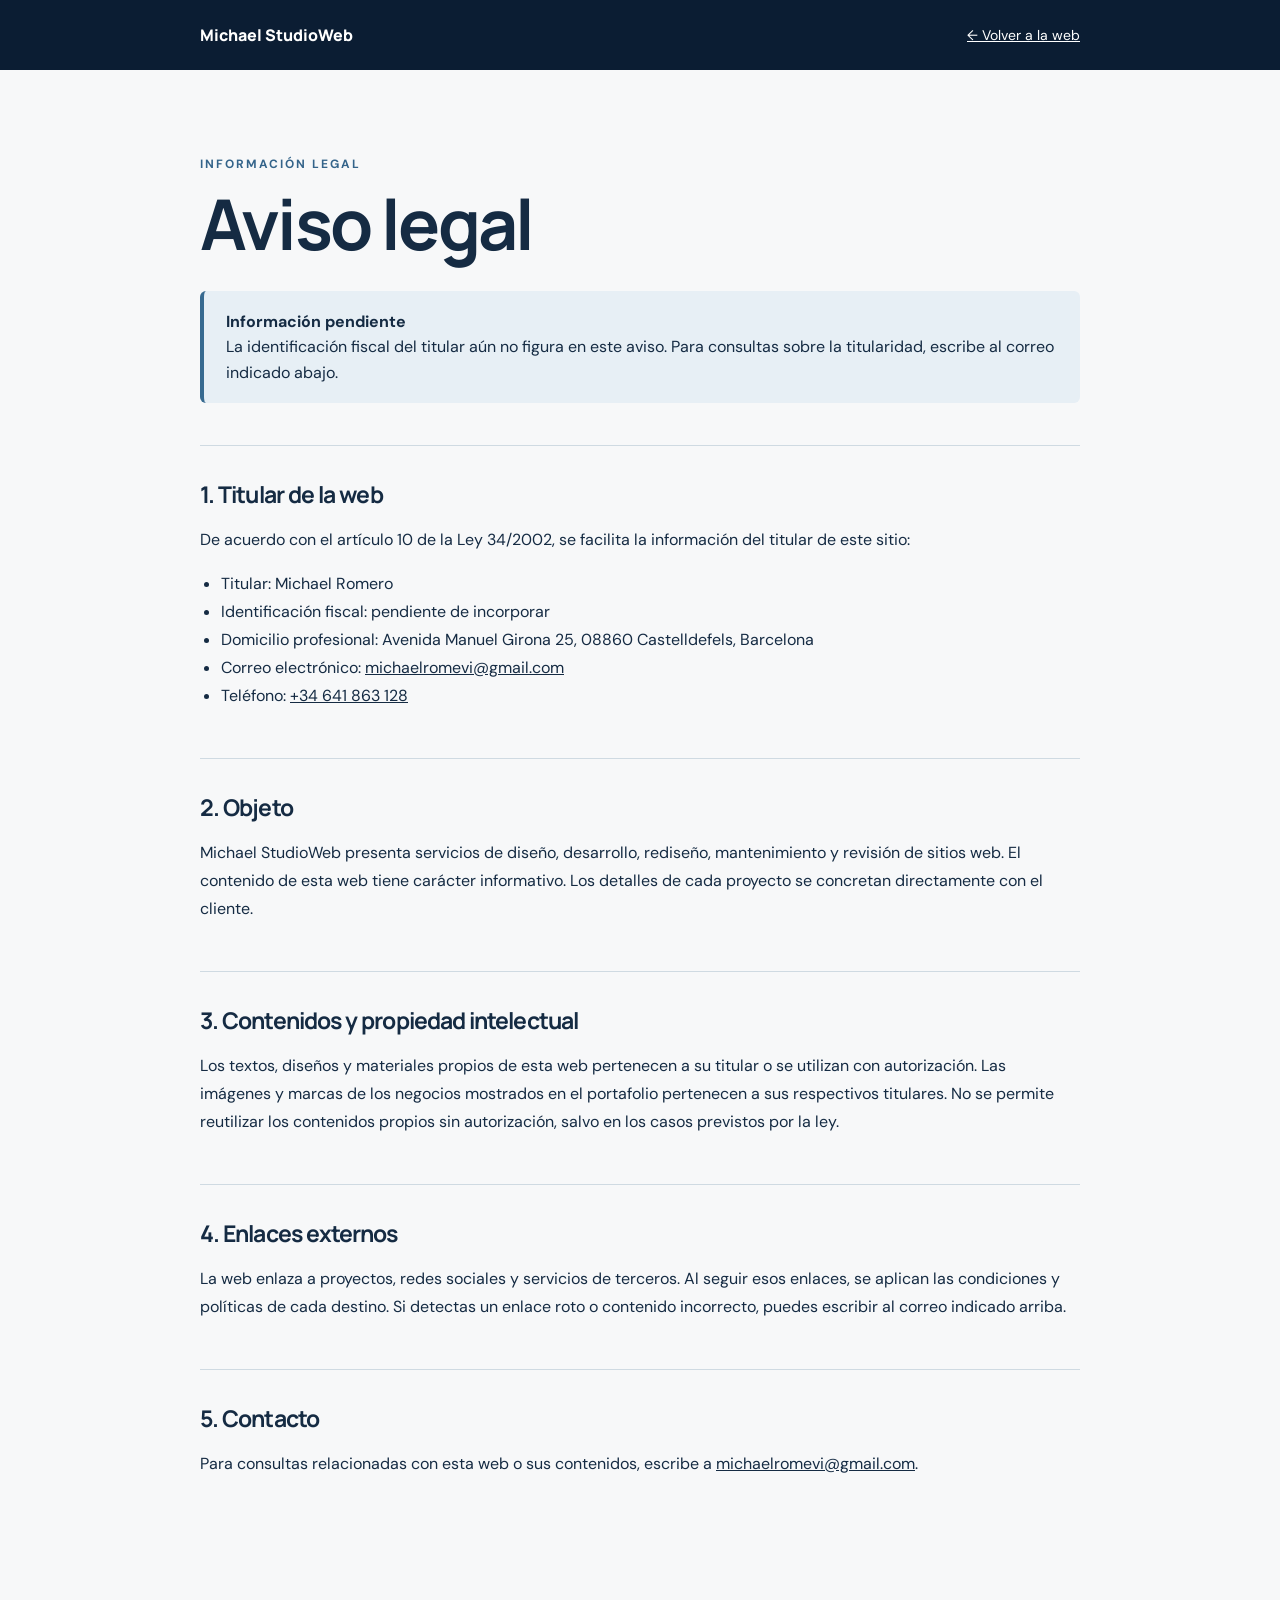
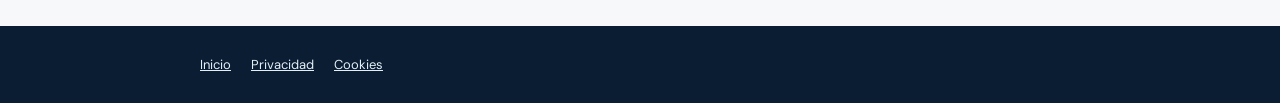
<file: aviso-legal/index.html>
<!doctype html><html lang="es"><head><meta charset="utf-8"><meta name="viewport" content="width=device-width,initial-scale=1"><meta name="robots" content="noindex,nofollow"><title>Aviso legal | Michael StudioWeb</title><link rel="stylesheet" href="../legal.css"></head><body><header class="top"><div class="wrap"><a class="brand" href="../">Michael StudioWeb</a><a class="back" href="../">← Volver a la web</a></div></header><!-- CONTENIDO LEGAL: revisa y edita esta página antes de publicarla. -->
<main class="wrap"><p class="eyebrow">Información legal</p><h1>Aviso legal</h1><div class="notice"><strong>Información pendiente</strong>La identificación fiscal del titular aún no figura en este aviso. Para consultas sobre la titularidad, escribe al correo indicado abajo.</div><section><h2>1. Titular de la web</h2><p>De acuerdo con el artículo 10 de la Ley 34/2002, se facilita la información del titular de este sitio:</p><ul><li>Titular: Michael Romero</li><li>Identificación fiscal: pendiente de incorporar</li><li>Domicilio profesional: Avenida Manuel Girona 25, 08860 Castelldefels, Barcelona</li><li>Correo electrónico: <a href="mailto:michaelromevi@gmail.com">michaelromevi@gmail.com</a></li><li>Teléfono: <a href="tel:+34641863128">+34 641 863 128</a></li></ul></section><section><h2>2. Objeto</h2><p>Michael StudioWeb presenta servicios de diseño, desarrollo, rediseño, mantenimiento y revisión de sitios web. El contenido de esta web tiene carácter informativo. Los detalles de cada proyecto se concretan directamente con el cliente.</p></section><section><h2>3. Contenidos y propiedad intelectual</h2><p>Los textos, diseños y materiales propios de esta web pertenecen a su titular o se utilizan con autorización. Las imágenes y marcas de los negocios mostrados en el portafolio pertenecen a sus respectivos titulares. No se permite reutilizar los contenidos propios sin autorización, salvo en los casos previstos por la ley.</p></section><section><h2>4. Enlaces externos</h2><p>La web enlaza a proyectos, redes sociales y servicios de terceros. Al seguir esos enlaces, se aplican las condiciones y políticas de cada destino. Si detectas un enlace roto o contenido incorrecto, puedes escribir al correo indicado arriba.</p></section><section><h2>5. Contacto</h2><p>Para consultas relacionadas con esta web o sus contenidos, escribe a <a href="mailto:michaelromevi@gmail.com">michaelromevi@gmail.com</a>.</p></section></main><footer class="footer"><div class="wrap"><a href="../">Inicio</a><a href="../privacidad/">Privacidad</a><a href="../cookies/">Cookies</a></div></footer></body></html>
</file>
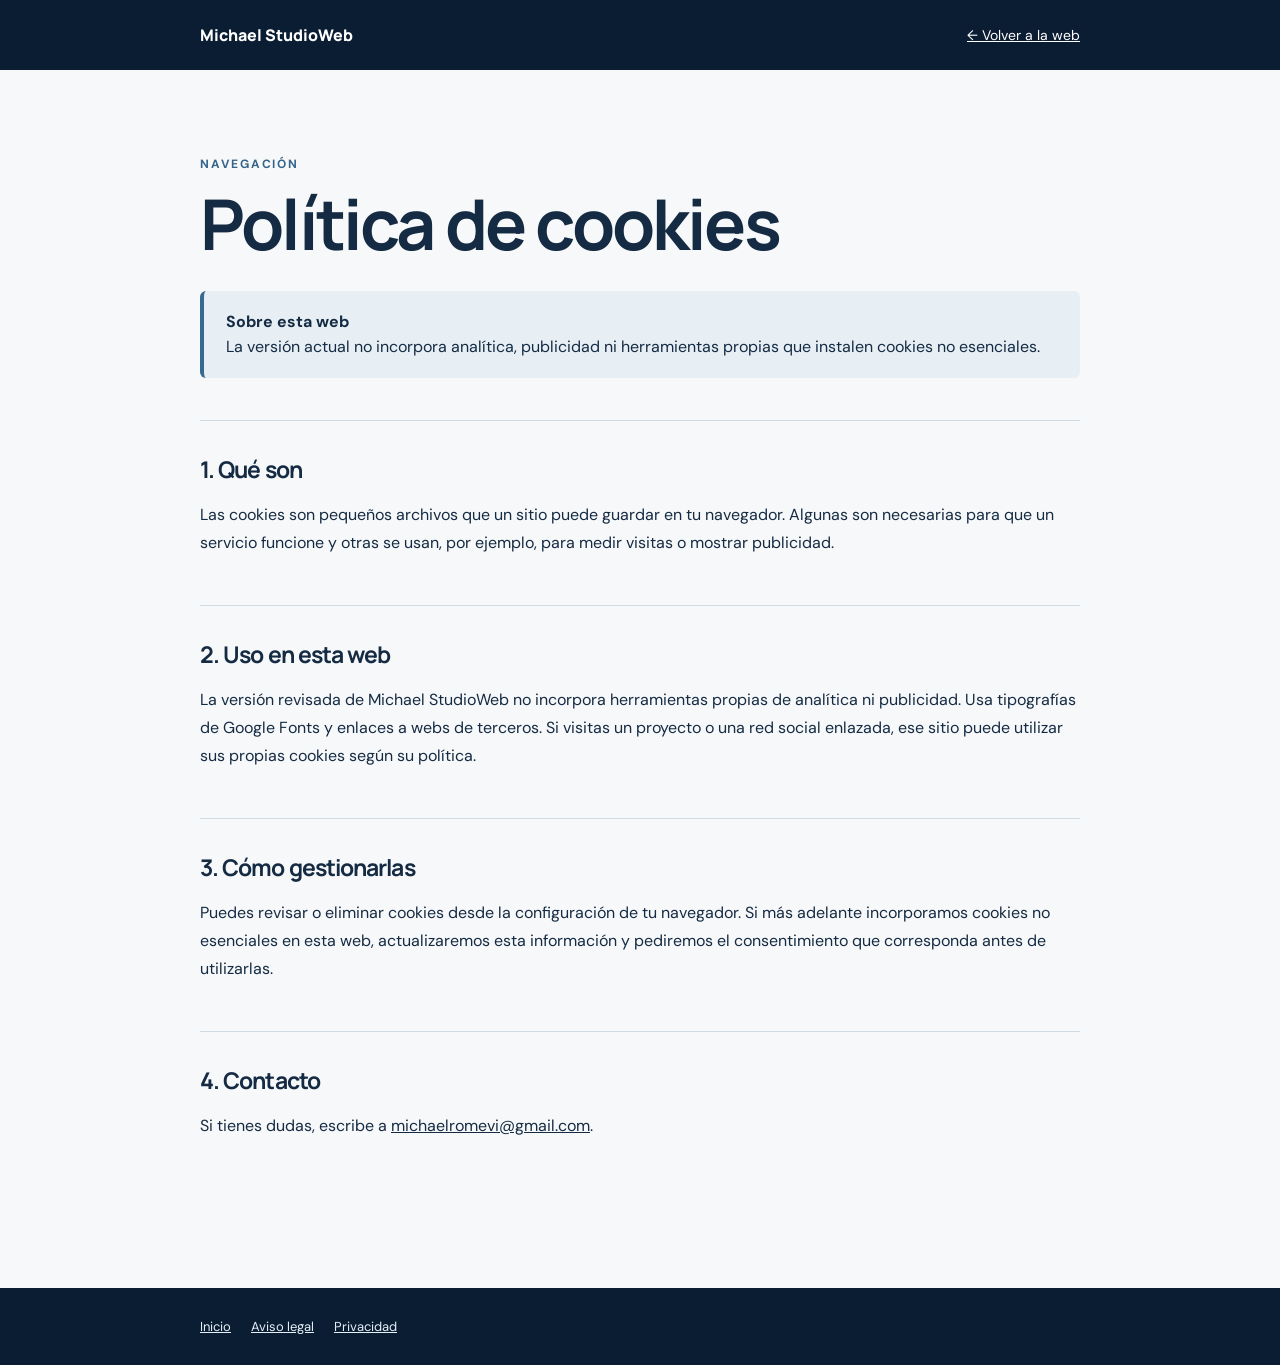
<file: cookies/index.html>
<!doctype html><html lang="es"><head><meta charset="utf-8"><meta name="viewport" content="width=device-width,initial-scale=1"><meta name="robots" content="noindex,nofollow"><title>Política de cookies | Michael StudioWeb</title><link rel="stylesheet" href="../legal.css"></head><body><header class="top"><div class="wrap"><a class="brand" href="../">Michael StudioWeb</a><a class="back" href="../">← Volver a la web</a></div></header><!-- CONTENIDO LEGAL: revisa y edita esta página antes de publicarla. -->
<main class="wrap"><p class="eyebrow">Navegación</p><h1>Política de cookies</h1><div class="notice"><strong>Sobre esta web</strong>La versión actual no incorpora analítica, publicidad ni herramientas propias que instalen cookies no esenciales.</div><section><h2>1. Qué son</h2><p>Las cookies son pequeños archivos que un sitio puede guardar en tu navegador. Algunas son necesarias para que un servicio funcione y otras se usan, por ejemplo, para medir visitas o mostrar publicidad.</p></section><section><h2>2. Uso en esta web</h2><p>La versión revisada de Michael StudioWeb no incorpora herramientas propias de analítica ni publicidad. Usa tipografías de Google Fonts y enlaces a webs de terceros. Si visitas un proyecto o una red social enlazada, ese sitio puede utilizar sus propias cookies según su política.</p></section><section><h2>3. Cómo gestionarlas</h2><p>Puedes revisar o eliminar cookies desde la configuración de tu navegador. Si más adelante incorporamos cookies no esenciales en esta web, actualizaremos esta información y pediremos el consentimiento que corresponda antes de utilizarlas.</p></section><section><h2>4. Contacto</h2><p>Si tienes dudas, escribe a <a href="mailto:michaelromevi@gmail.com">michaelromevi@gmail.com</a>.</p></section></main><footer class="footer"><div class="wrap"><a href="../">Inicio</a><a href="../aviso-legal/">Aviso legal</a><a href="../privacidad/">Privacidad</a></div></footer></body></html>
</file>
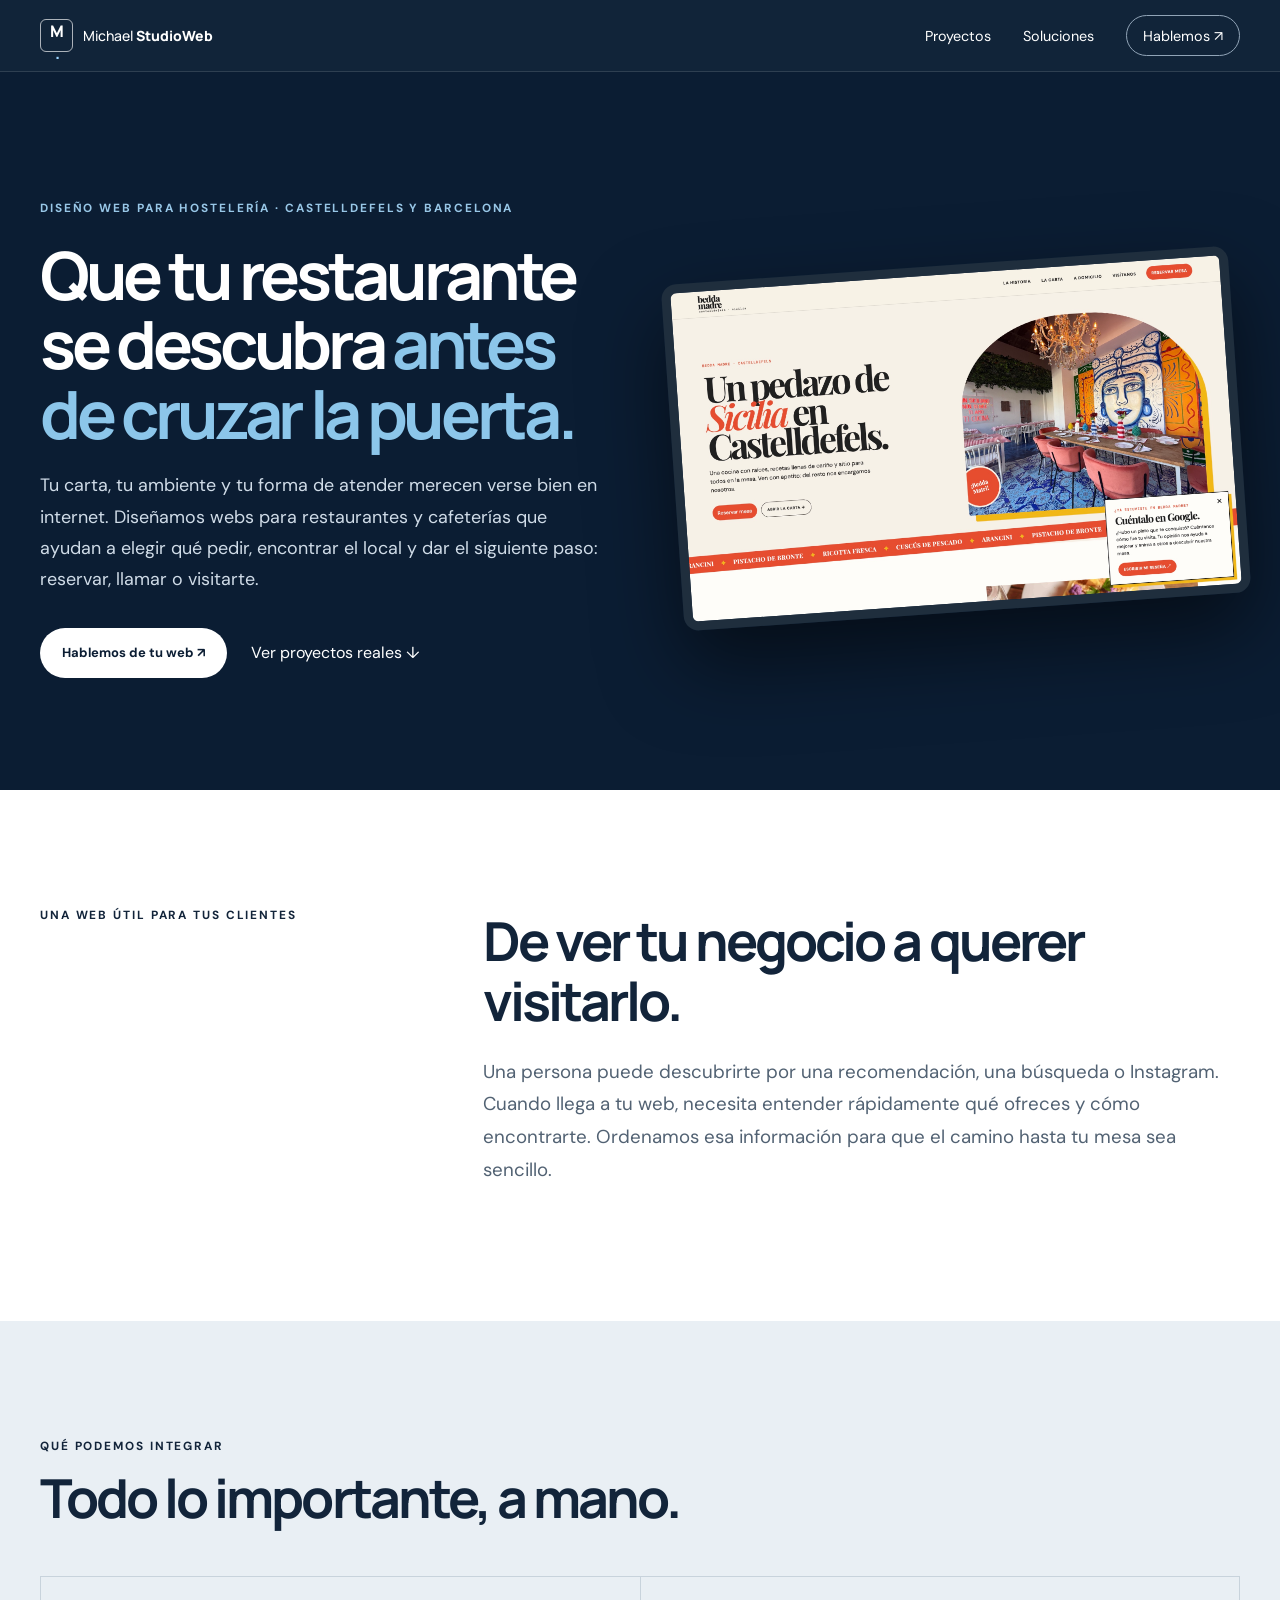
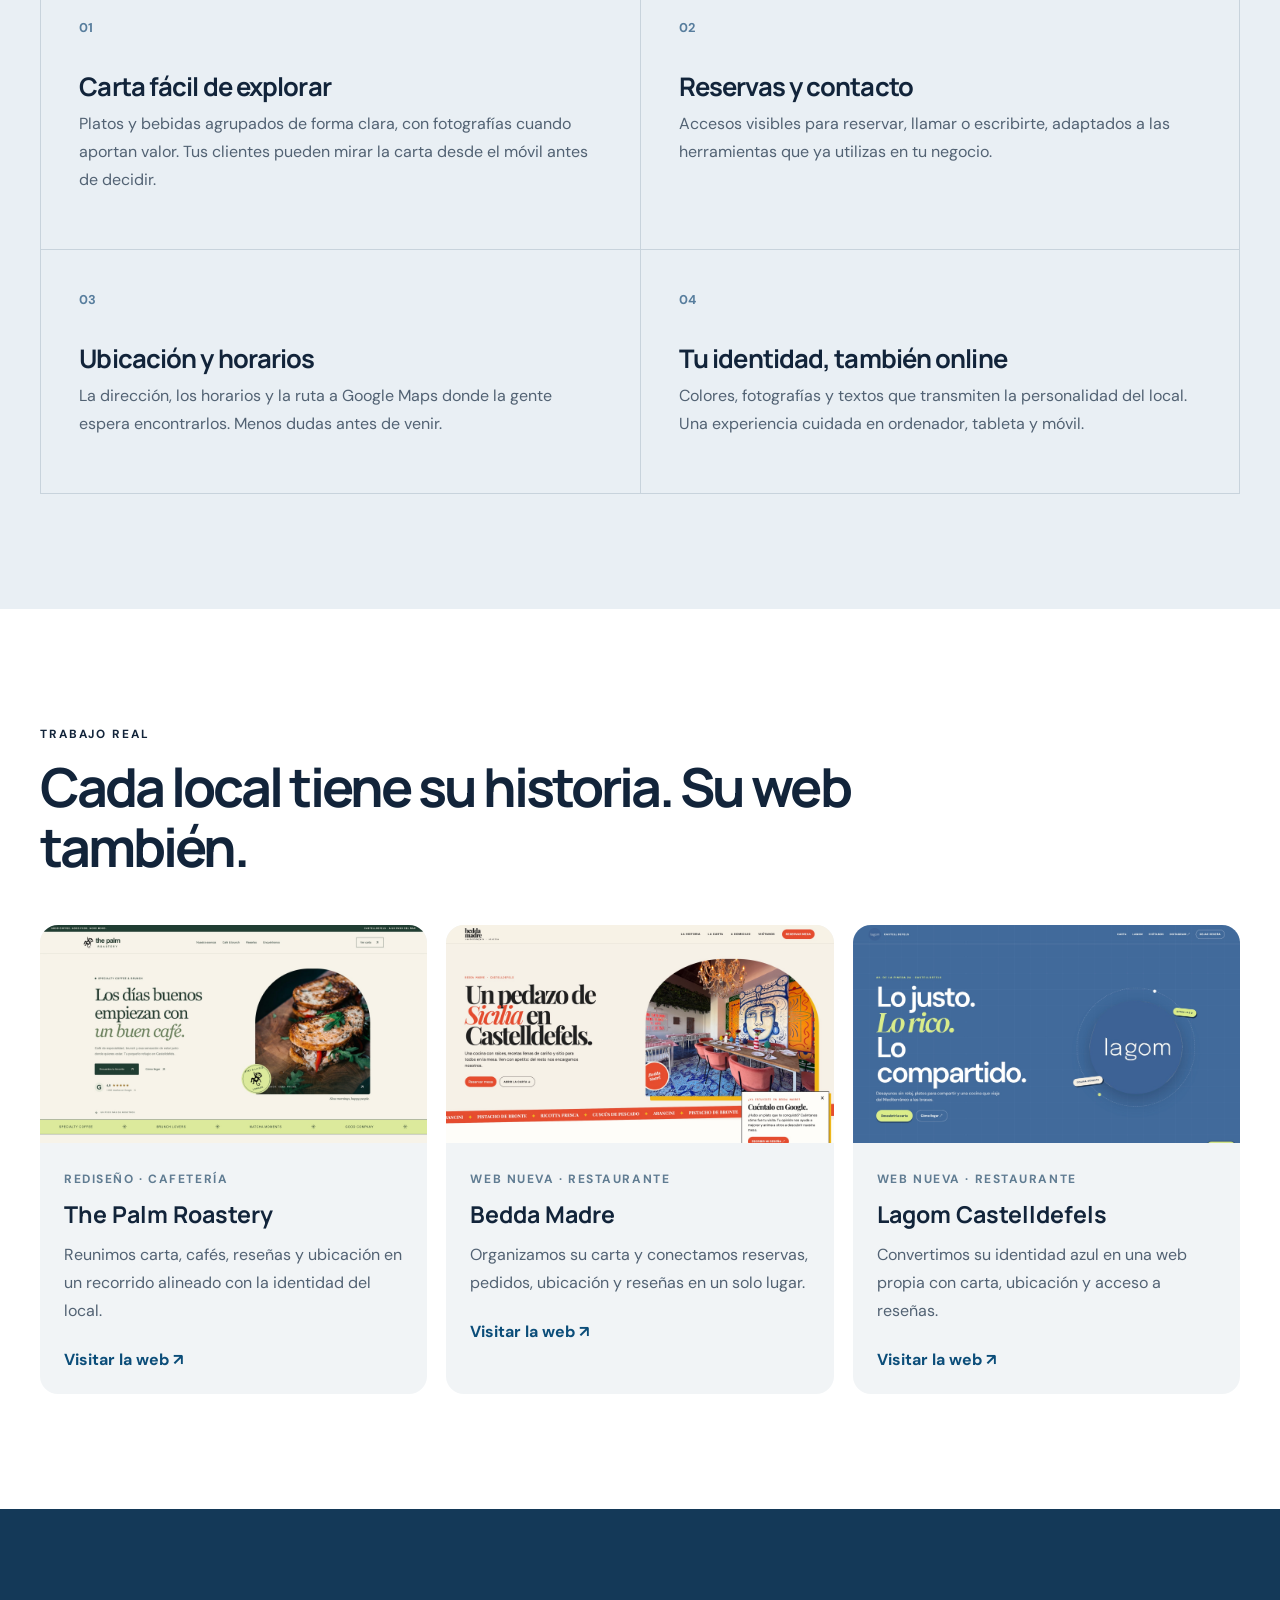
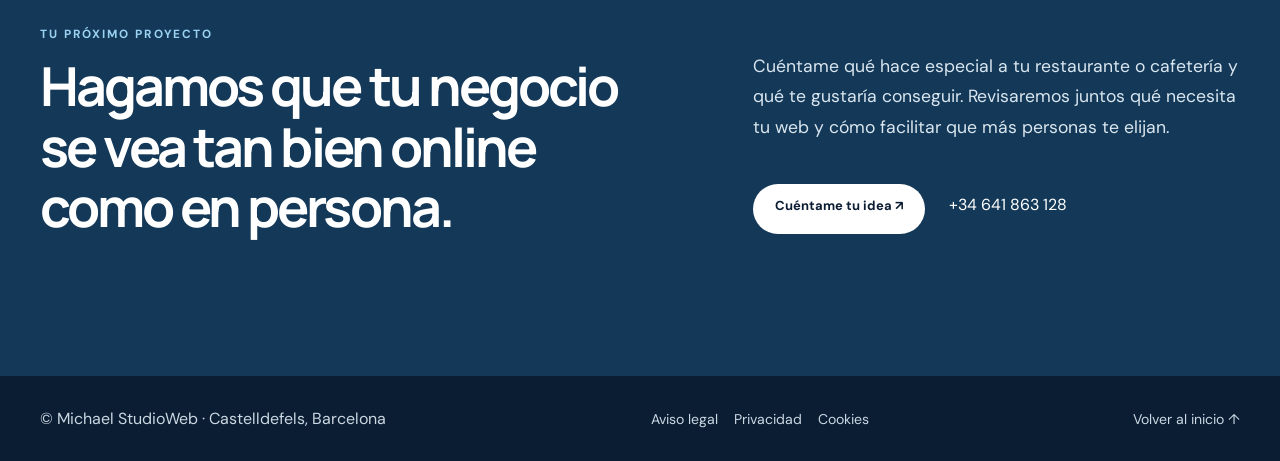
<file: diseno-web-restaurantes/index.html>
<!doctype html>
<html lang="es">
<head>
  <meta charset="utf-8">
  <meta name="viewport" content="width=device-width,initial-scale=1">
  <meta name="theme-color" content="#0b1d33">
  <meta name="description" content="Diseño web para restaurantes y cafeterías en Castelldefels y Barcelona. Carta, reservas, ubicación y una experiencia móvil clara. Mira proyectos reales y cuéntanos tu idea.">
  <meta name="robots" content="index, follow, max-image-preview:large">
  <link rel="canonical" href="https://michaelstudioweb.github.io/diseno-web-restaurantes/">
  <meta property="og:type" content="website">
  <meta property="og:locale" content="es_ES">
  <meta property="og:site_name" content="Michael StudioWeb">
  <meta property="og:title" content="Diseño web para restaurantes y cafeterías | Michael StudioWeb">
  <meta property="og:description" content="Una web que muestra tu propuesta, facilita elegir y ayuda a convertir visitas en reservas y consultas.">
  <meta property="og:url" content="https://michaelstudioweb.github.io/diseno-web-restaurantes/">
  <meta property="og:image" content="https://michaelstudioweb.github.io/assets/bedda-mac.jpg">
  <meta name="twitter:card" content="summary_large_image">
  <title>Diseño web para restaurantes en Castelldefels | Michael StudioWeb</title>
  <link rel="preconnect" href="https://fonts.googleapis.com">
  <link rel="preconnect" href="https://fonts.gstatic.com" crossorigin>
  <link href="https://fonts.googleapis.com/css2?family=DM+Sans:wght@400;500;600;700&family=Manrope:wght@400;500;600;700;800&display=swap" rel="stylesheet">
  <link rel="stylesheet" href="../styles.css">
  <link rel="stylesheet" href="../seo-pages.css">
  <script type="application/ld+json">
    {
      "@context": "https://schema.org",
      "@type": "Service",
      "name": "Diseño web para restaurantes y cafeterías",
      "serviceType": "Diseño y desarrollo de sitios web para hostelería",
      "description": "Webs para restaurantes y cafeterías con carta clara, reservas, ubicación y diseño adaptado al móvil.",
      "url": "https://michaelstudioweb.github.io/diseno-web-restaurantes/",
      "provider": {"@type": "ProfessionalService", "name": "Michael StudioWeb", "url": "https://michaelstudioweb.github.io/"},
      "areaServed": [{"@type": "Place", "name": "Castelldefels"}, {"@type": "Place", "name": "Barcelona"}]
    }
  </script>
</head>
<body>
  <a class="skip-link" href="#main">Saltar al contenido</a>
  <header class="site-header">
    <div class="header-inner wrap">
      <a class="wordmark" href="../" aria-label="Michael StudioWeb, inicio"><span class="wordmark-mark">M<span>.</span></span><span>Michael <strong>StudioWeb</strong></span></a>
      <nav class="seo-nav" aria-label="Navegación principal"><a href="../#proyectos">Proyectos</a><a href="../#soluciones">Soluciones</a><a class="seo-nav-cta" href="#contacto">Hablemos ↗</a></nav>
    </div>
  </header>
  <main id="main">
    <!-- Titular y propuesta principal de esta página de servicio. -->
    <section class="seo-hero">
      <div class="wrap seo-hero-grid">
        <div>
          <p class="seo-eyebrow">Diseño web para hostelería · Castelldefels y Barcelona</p>
          <h1>Que tu restaurante se descubra <em>antes de cruzar la puerta.</em></h1>
          <p>Tu carta, tu ambiente y tu forma de atender merecen verse bien en internet. Diseñamos webs para restaurantes y cafeterías que ayudan a elegir qué pedir, encontrar el local y dar el siguiente paso: reservar, llamar o visitarte.</p>
          <div class="seo-actions"><a class="button button-light" href="#contacto">Hablemos de tu web ↗</a><a href="#proyectos">Ver proyectos reales ↓</a></div>
        </div>
        <img src="../assets/bedda-mac.jpg" alt="Web de Bedda Madre, restaurante siciliano en Castelldefels, diseñada por Michael StudioWeb" width="2048" height="1225" fetchpriority="high">
      </div>
    </section>
    <section class="seo-section seo-intro">
      <div class="wrap seo-two-col">
        <p class="seo-eyebrow">Una web útil para tus clientes</p>
        <div><h2>De ver tu negocio a querer visitarlo.</h2><p>Una persona puede descubrirte por una recomendación, una búsqueda o Instagram. Cuando llega a tu web, necesita entender rápidamente qué ofreces y cómo encontrarte. Ordenamos esa información para que el camino hasta tu mesa sea sencillo.</p></div>
      </div>
    </section>
    <section class="seo-section seo-features" aria-labelledby="features-title">
      <div class="wrap">
        <p class="seo-eyebrow">Qué podemos integrar</p>
        <h2 id="features-title">Todo lo importante, a mano.</h2>
        <div class="seo-feature-grid">
          <article><span>01</span><h3>Carta fácil de explorar</h3><p>Platos y bebidas agrupados de forma clara, con fotografías cuando aportan valor. Tus clientes pueden mirar la carta desde el móvil antes de decidir.</p></article>
          <article><span>02</span><h3>Reservas y contacto</h3><p>Accesos visibles para reservar, llamar o escribirte, adaptados a las herramientas que ya utilizas en tu negocio.</p></article>
          <article><span>03</span><h3>Ubicación y horarios</h3><p>La dirección, los horarios y la ruta a Google Maps donde la gente espera encontrarlos. Menos dudas antes de venir.</p></article>
          <article><span>04</span><h3>Tu identidad, también online</h3><p>Colores, fotografías y textos que transmiten la personalidad del local. Una experiencia cuidada en ordenador, tableta y móvil.</p></article>
        </div>
      </div>
    </section>
    <section class="seo-section seo-projects" id="proyectos" aria-labelledby="projects-title">
      <div class="wrap">
        <p class="seo-eyebrow">Trabajo real</p>
        <h2 id="projects-title">Cada local tiene su historia. Su web también.</h2>
        <div class="seo-case-grid">
          <article><img src="../assets/palm-mac.jpg" alt="Nueva web de The Palm Roastery con su carta visual y fotografía de brunch" width="2048" height="1225" loading="lazy"><div><span>Rediseño · Cafetería</span><h3>The Palm Roastery</h3><p>Reunimos carta, cafés, reseñas y ubicación en un recorrido alineado con la identidad del local.</p><a href="https://michaelwebstudio.github.io/the-palm-roastery/" target="_blank" rel="noopener noreferrer">Visitar la web ↗</a></div></article>
          <article><img src="../assets/bedda-mac.jpg" alt="Web de Bedda Madre con su identidad siciliana y acceso a reservas" width="2048" height="1225" loading="lazy"><div><span>Web nueva · Restaurante</span><h3>Bedda Madre</h3><p>Organizamos su carta y conectamos reservas, pedidos, ubicación y reseñas en un solo lugar.</p><a href="https://michaelwebstudio.github.io/bedda-madre/" target="_blank" rel="noopener noreferrer">Visitar la web ↗</a></div></article>
          <article><img src="../assets/lagom-mac.jpg" alt="Web de Lagom con el azul de su identidad visual" width="2048" height="1225" loading="lazy"><div><span>Web nueva · Restaurante</span><h3>Lagom Castelldefels</h3><p>Convertimos su identidad azul en una web propia con carta, ubicación y acceso a reseñas.</p><a href="../lagom/">Visitar la web ↗</a></div></article>
        </div>
      </div>
    </section>
    <section class="seo-section seo-contact" id="contacto">
      <div class="wrap seo-contact-grid"><div><p class="seo-eyebrow">Tu próximo proyecto</p><h2>Hagamos que tu negocio se vea tan bien online como en persona.</h2></div><div><p>Cuéntame qué hace especial a tu restaurante o cafetería y qué te gustaría conseguir. Revisaremos juntos qué necesita tu web y cómo facilitar que más personas te elijan.</p><a class="button button-light" href="mailto:michaelromevi@gmail.com?subject=Web%20para%20mi%20restaurante">Cuéntame tu idea ↗</a><a class="seo-phone" href="tel:+34641863128">+34 641 863 128</a></div></div>
    </section>
  </main>
  <footer class="seo-footer"><div class="wrap"><span>© Michael StudioWeb · Castelldefels, Barcelona</span><nav aria-label="Información legal"><a href="../aviso-legal/">Aviso legal</a><a href="../privacidad/">Privacidad</a><a href="../cookies/">Cookies</a></nav><a href="../">Volver al inicio ↑</a></div></footer>
</body>
</html>
</file>
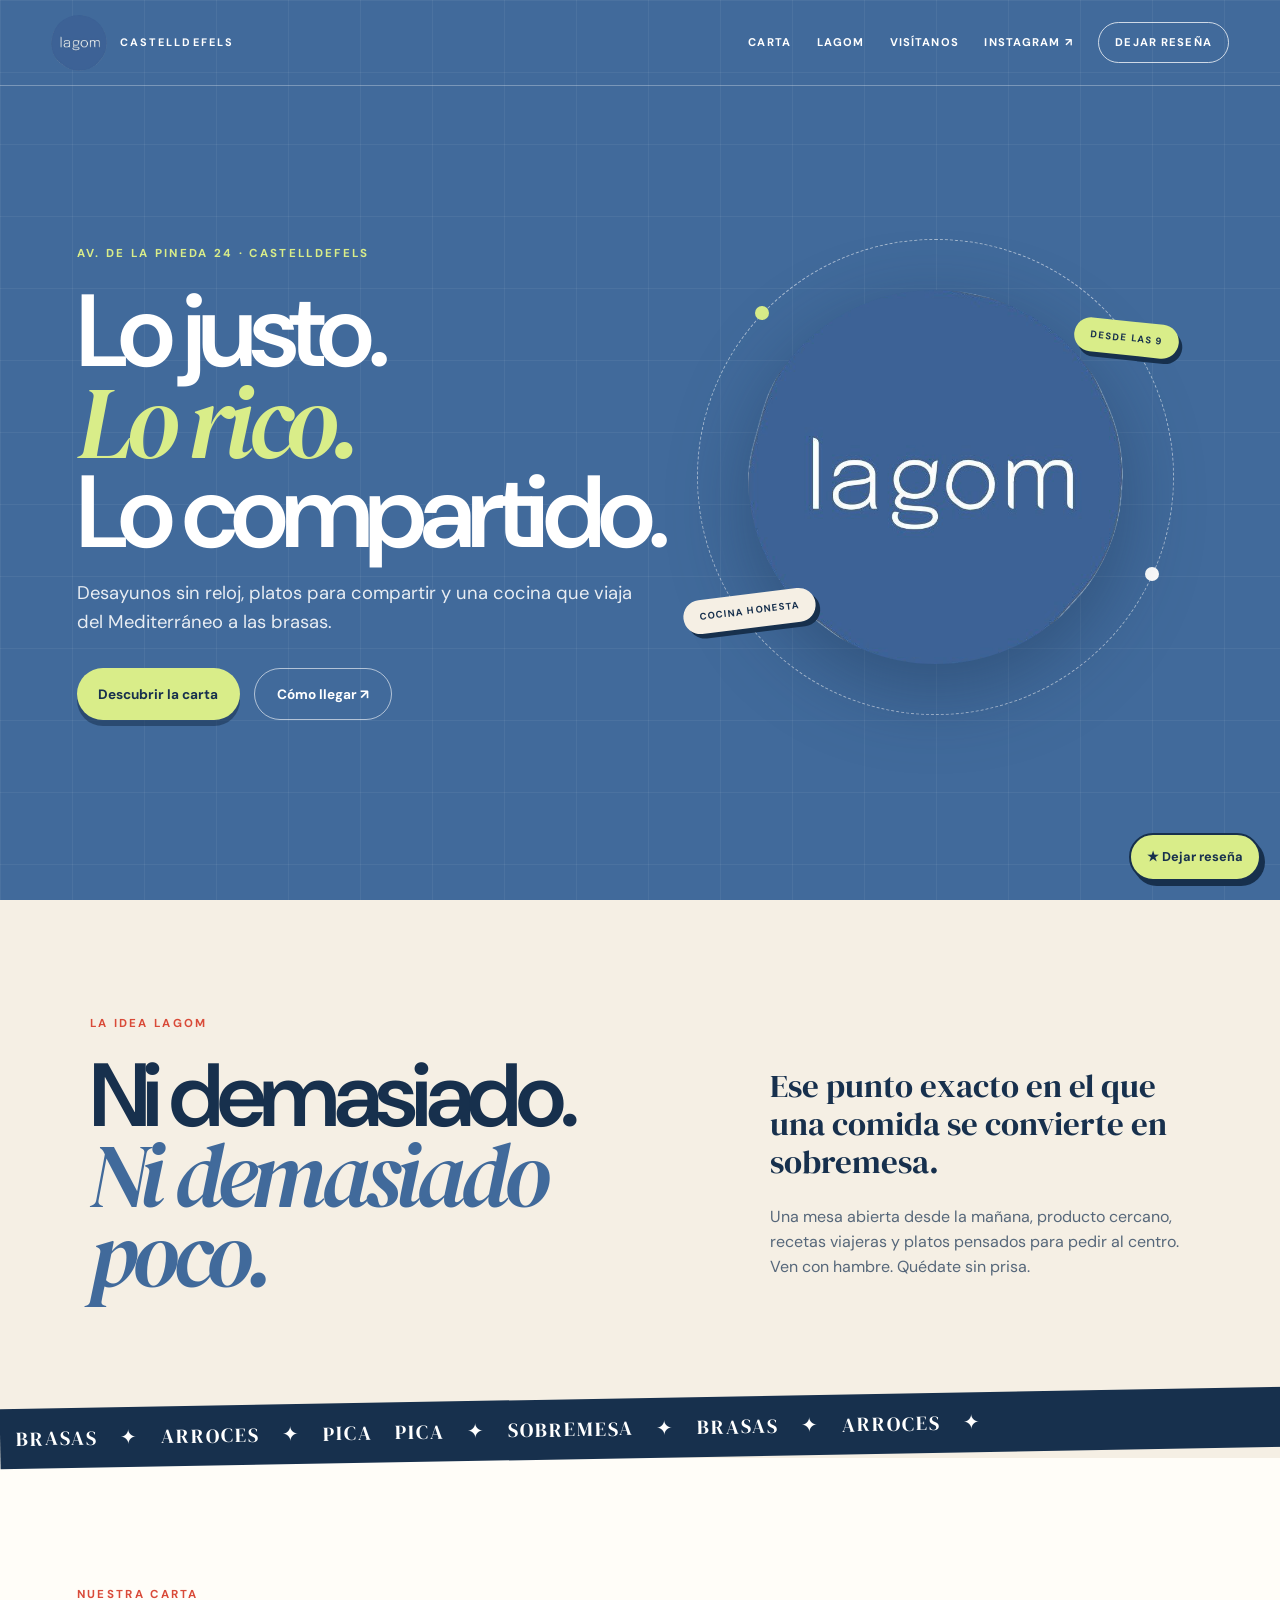
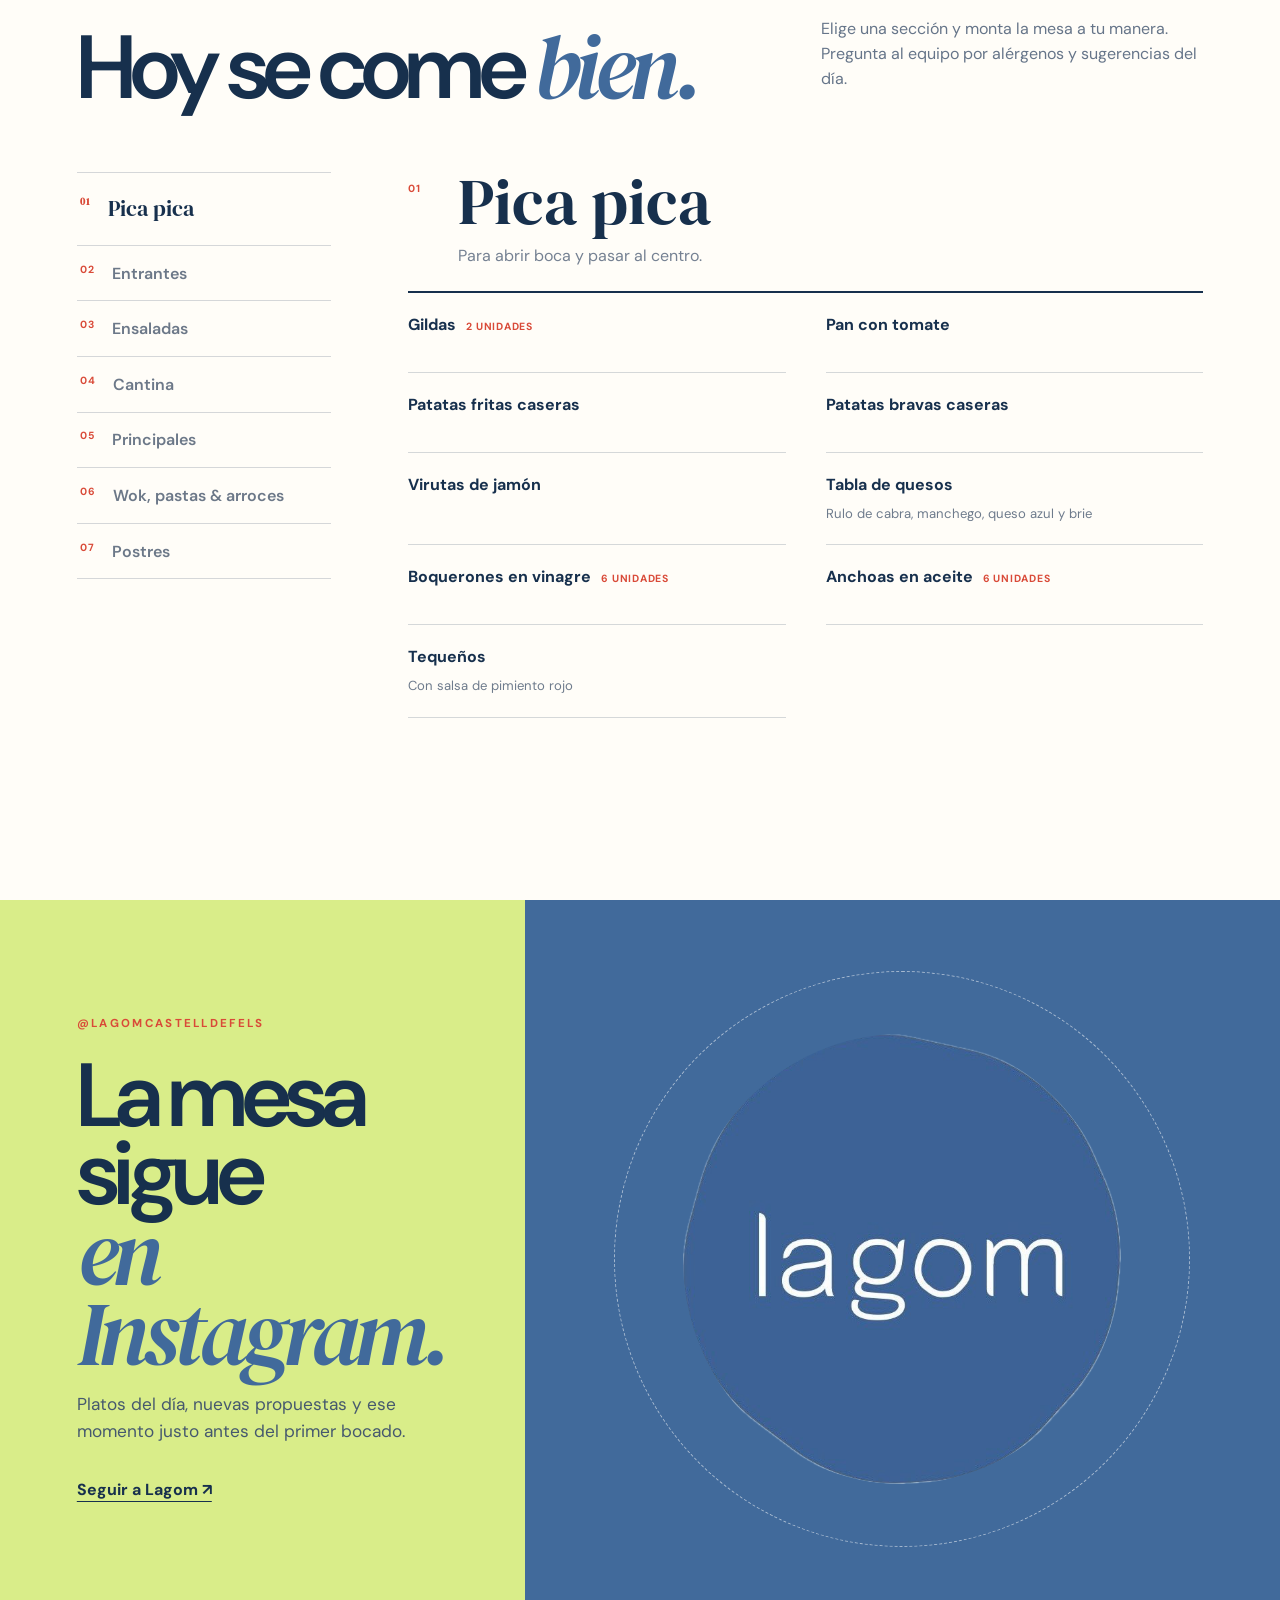
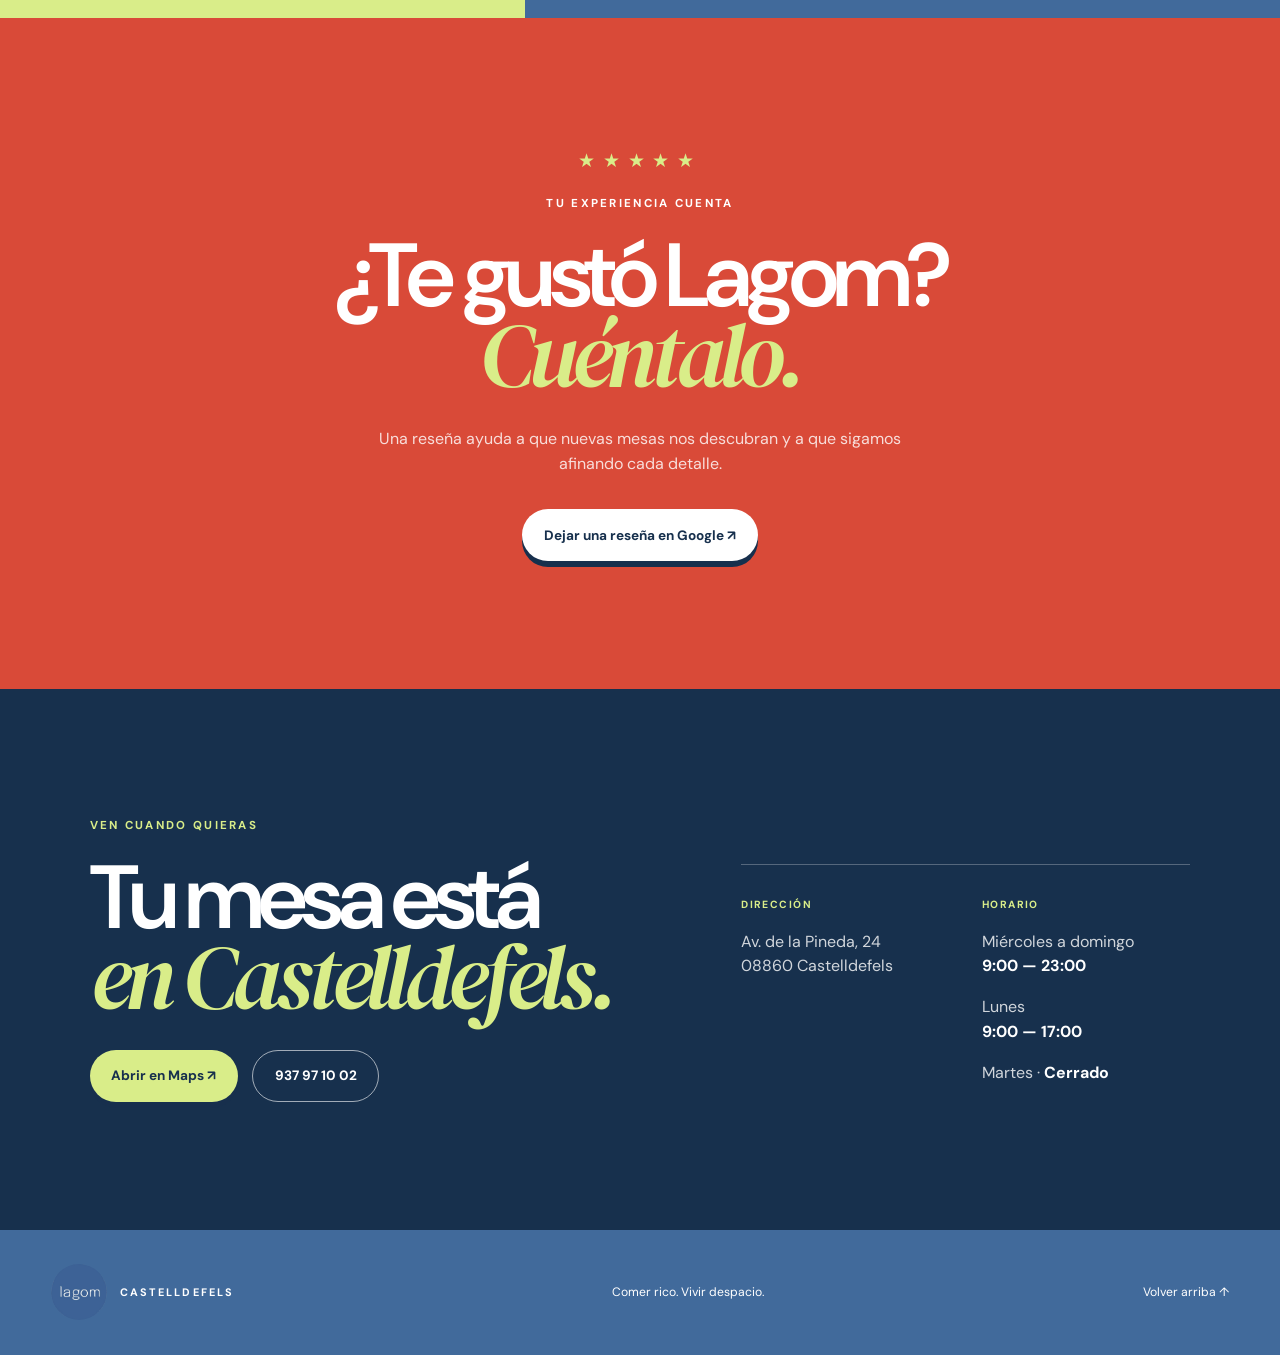
<file: lagom/index.html>
<!doctype html>
<html lang="es">
<head>
  <meta charset="utf-8">
  <meta name="viewport" content="width=device-width,initial-scale=1">
  <title>Lagom · Cocina sin prisa en Castelldefels</title>
  <meta name="description" content="Lagom Castelldefels: desayunos, platos para compartir, brasas, arroces y sobremesas en Av. de la Pineda 24.">
  <meta name="theme-color" content="#416a9b">
  <link rel="preconnect" href="https://fonts.googleapis.com"><link rel="preconnect" href="https://fonts.gstatic.com" crossorigin>
  <link href="https://fonts.googleapis.com/css2?family=DM+Sans:wght@400;500;600;700&family=DM+Serif+Display:ital@0;1&display=swap" rel="stylesheet">
  <link rel="stylesheet" href="styles.css">
  <link rel="icon" type="image/svg+xml" href="data:image/svg+xml,%3Csvg xmlns='http://www.w3.org/2000/svg' viewBox='0 0 64 64'%3E%3Ccircle cx='32' cy='32' r='30' fill='%23416a9b'/%3E%3Cpath d='M22 17v27c0 3 2 5 6 5h14' fill='none' stroke='white' stroke-width='5' stroke-linecap='round'/%3E%3C/svg%3E">
</head>
<body>
  <a class="skip" href="#contenido">Saltar al contenido</a>
  <header id="inicio"><a class="brand" href="#inicio"><img src="assets/lagom-logo.png" alt="Lagom"><span>Castelldefels</span></a><button class="nav-toggle" aria-expanded="false" aria-controls="nav">Menú</button><nav id="nav"><a href="#carta">Carta</a><a href="#lagom">Lagom</a><a href="#visitanos">Visítanos</a><a href="https://www.instagram.com/lagomcastelldefels/" target="_blank" rel="noopener">Instagram ↗</a><a class="review" href="https://search.google.com/local/writereview?placeid=ChIJAQLdH6uDpBIR794l7NJKfuE" target="_blank" rel="noopener">Dejar reseña</a></nav></header>
  <!-- PROYECTO LAGOM: copia local de la web de muestra. Edita aquí sus textos y enlaces. -->
<main id="contenido">
    <section class="hero">
      <div class="hero-copy"><p class="eyebrow">Av. de la Pineda 24 · Castelldefels</p><h1>Lo justo.<br><em>Lo rico.</em><br>Lo compartido.</h1><p>Desayunos sin reloj, platos para compartir y una cocina que viaja del Mediterráneo a las brasas.</p><div class="actions"><a class="btn main" href="#carta">Descubrir la carta</a><a class="btn ghost" href="https://www.google.com/maps/dir/?api=1&destination=Av.+de+la+Pineda%2C+24%2C+08860+Castelldefels%2C+Barcelona&destination_place_id=ChIJAQLdH6uDpBIR794l7NJKfuE" target="_blank" rel="noopener">Cómo llegar ↗</a></div></div>
      <div class="hero-logo" aria-hidden="true"><div class="orbit"></div><img src="assets/lagom-logo.png" alt=""><span class="tag one">cocina honesta</span><span class="tag two">desde las 9</span></div>
    </section>
    <section class="manifesto" id="lagom"><p class="label">La idea Lagom</p><div><h2>Ni demasiado.<br><em>Ni demasiado poco.</em></h2><aside><p class="lead">Ese punto exacto en el que una comida se convierte en sobremesa.</p><p>Una mesa abierta desde la mañana, producto cercano, recetas viajeras y platos pensados para pedir al centro. Ven con hambre. Quédate sin prisa.</p></aside></div><div class="ticker"><span>BRASAS ✦ ARROCES ✦ PICA PICA ✦ SOBREMESA ✦ BRASAS ✦ ARROCES ✦</span></div></section>
    <section class="menu" id="carta"><div class="menu-head"><div><p class="label">Nuestra carta</p><h2>Hoy se come <em>bien.</em></h2></div><p>Elige una sección y monta la mesa a tu manera. Pregunta al equipo por alérgenos y sugerencias del día.</p></div>
      <div class="menu-grid"><div class="tabs" role="tablist" aria-label="Secciones de la carta">
        <button role="tab" aria-selected="true" data-tab="pica"><b>01</b>Pica pica</button><button role="tab" aria-selected="false" data-tab="entrantes"><b>02</b>Entrantes</button><button role="tab" aria-selected="false" data-tab="ensaladas"><b>03</b>Ensaladas</button><button role="tab" aria-selected="false" data-tab="cantina"><b>04</b>Cantina</button><button role="tab" aria-selected="false" data-tab="principales"><b>05</b>Principales</button><button role="tab" aria-selected="false" data-tab="wok"><b>06</b>Wok, pastas & arroces</button><button role="tab" aria-selected="false" data-tab="postres"><b>07</b>Postres</button>
      </div><div class="panels">
        <section class="panel active" data-panel="pica"><div class="panel-head"><b>01</b><h3>Pica pica</h3><p>Para abrir boca y pasar al centro.</p></div><div class="dishes">
          <article><h4>Gildas <small>2 unidades</small></h4></article><article><h4>Pan con tomate</h4></article><article><h4>Patatas fritas caseras</h4></article><article><h4>Patatas bravas caseras</h4></article><article><h4>Virutas de jamón</h4></article><article><h4>Tabla de quesos</h4><p>Rulo de cabra, manchego, queso azul y brie</p></article><article><h4>Boquerones en vinagre <small>6 unidades</small></h4></article><article><h4>Anchoas en aceite <small>6 unidades</small></h4></article><article><h4>Tequeños</h4><p>Con salsa de pimiento rojo</p></article>
        </div></section>
        <section class="panel" data-panel="entrantes" hidden><div class="panel-head"><b>02</b><h3>Entrantes</h3><p>Primeros con mucha intención.</p></div><div class="dishes">
          <article><h4>Provolone condimentado</h4><p>Tomates secos, virutas de jamón y albahaca</p></article><article><h4>Empanada de carne <small>2 ud.</small></h4></article><article><h4>Empanada de mar <small>2 ud.</small></h4></article><article><h4>Empanada de espinaca y queso de cabra <small>2 ud.</small></h4></article><article><h4>Salteado de champiñones</h4><p>Espinaca, tomates secos y huevo poché</p></article><article><h4>Ceviche de corvina y mejillones de roca</h4><p>Leche de tigre, cebolla morada, cilantro y piña</p></article><article><h4>Croquetas <small>4 ud.</small></h4><p>Jamón ibérico o gambón rojo</p></article><article><h4>Mejillones de roca</h4><p>Crema de coco, curry y cilantro</p></article><article><h4>Tartar de atún</h4><p>Soja, sésamo, miel, piña, cebolla colorada y cilantro</p></article><article><h4>Rabas de calamar</h4><p>Con mayonesa kimchi</p></article>
        </div></section>
        <section class="panel" data-panel="ensaladas" hidden><div class="panel-head"><b>03</b><h3>Ensaladas</h3><p>Frescas, completas y con color.</p></div><div class="dishes"><article><h4>Ensalada de pollo y guacamole</h4><p>Hojas verdes, boniato asado, tomates, emulsión de pimiento rojo y cilantro</p></article><article><h4>Ensalada de la huerta</h4><p>Hojas verdes, remolacha, zanahoria, cebolla encurtida, huevo, tomate y olivas negras. Mostaza antigua y miel</p></article><article><h4>Poke hawaiano</h4><p>Atún marinado, quinoa, zanahoria, rúcula, cherry, aguacate y piña</p></article></div></section>
        <section class="panel" data-panel="cantina" hidden><div class="panel-head"><b>04</b><h3>Cantina</h3><p>Clásicos que siempre apetecen.</p></div><div class="dishes"><article><h4>Milanesa de ternera</h4><p>Con patatas fritas caseras</p></article><article><h4>Milanesa de muslo de pollo</h4><p>Con patatas fritas caseras</p></article><article><h4>Milanesa napolitana</h4><p>Jamón dulce, mozzarella y pomodoro. Con patatas y ensalada</p></article><article><h4>Hamburguesa criolla</h4><p>Brioche, ternera 200 g, jamón, mozzarella, huevo, bacon, tomate y lechuga. Con patatas</p></article><article><h4>Hamburguesa al plato</h4><p>Ternera 200 g, sobrasada, mozzarella, huevo frito y verdes. Con patatas</p></article><article><h4>Pizza Margarita</h4><p>Mozzarella, tomate y albahaca</p></article><article><h4>Pizza Lagom</h4><p>Sobrasada, tomate, rúcula, queso de cabra, miel y aceite de oliva</p></article><article><h4>Pizza de carne</h4><p>Mozzarella, tomate y carne sofrita con cebolla y pimientos</p></article></div></section>
        <section class="panel" data-panel="principales" hidden><div class="panel-head"><b>05</b><h3>Principales</h3><p>Mar y fuego en el centro del plato.</p></div><div class="dishes"><article><h4>Corvina a la brasa</h4><p>Frijoles negros, emulsión de mango, pico de gallo y guacamole</p></article><article><h4>Atún rebozado en sésamo</h4><p>Guacamole, pico de gallo y emulsión de soja</p></article><article><h4>Entraña en barbacoa volcánica</h4><p>Patatas fritas caseras y salsa criolla</p></article><article><h4>Vacío en barbacoa volcánica</h4><p>Patatas fritas caseras y salsa criolla</p></article><article><h4>Pollo a la parrilla</h4><p>Muslo deshuesado, patatas fritas y mix de verdes</p></article><article><h4>Verduras a la brasa</h4><p>Con queso de cabra gratinado</p></article></div></section>
        <section class="panel" data-panel="wok" hidden><div class="panel-head"><b>06</b><h3>Wok, pastas & arroces</h3><p>Cuchara, wok y paellera.</p></div><div class="dishes"><article><h4>Curry rojo de pollo y langostinos</h4><p>Leche de coco, cilantro, vegetales y quinoa</p></article><article><h4>Curry rojo de mar</h4><p>Pescado, mejillones, langostinos, coco, cilantro, vegetales y quinoa</p></article><article><h4>Spaghetti orientales</h4><p>Champiñones, verduras, rúcula y emulsión de soja y jengibre</p></article><article><h4>Paella marinera</h4><p>Pescado y mariscos</p></article><article><h4>Paella mixta</h4><p>Cerdo, pollo, mejillones y langostinos</p></article><article><h4>Arroz negro</h4><p>Langostinos, atún y mejillones</p></article></div></section>
        <section class="panel" data-panel="postres" hidden><div class="panel-head"><b>07</b><h3>Postres</h3><p>Siempre hay sitio para algo dulce.</p></div><div class="dishes"><article><h4>Tarta de mango y chía</h4></article><article><h4>Tarta de queso Mahón y miel</h4></article><article><h4>Strudel de manzana</h4><p>Con helado de chocolate blanco</p></article><article><h4>Tarta de ricota</h4><p>Membrillo, pasas y crema de mascarpone</p></article><article><h4>Carrot cake</h4></article><article><h4>Tarta de chocolate y dulce de leche</h4></article><article><h4>Helados Momocho</h4><p>Chocolate negro · Yogur y frutos del bosque · Dulce de leche · Chocolate blanco</p></article><article><h4>Flan casero</h4><p>Con crema</p></article></div></section>
      </div></div>
    </section>
    <section class="social"><div><p class="label">@lagomcastelldefels</p><h2>La mesa sigue<br><em>en Instagram.</em></h2><p>Platos del día, nuevas propuestas y ese momento justo antes del primer bocado.</p><a href="https://www.instagram.com/lagomcastelldefels/" target="_blank" rel="noopener">Seguir a Lagom ↗</a></div><a class="social-logo" href="https://www.instagram.com/lagomcastelldefels/" target="_blank" rel="noopener"><img src="assets/lagom-logo.png" alt="Logo de Lagom Castelldefels"></a></section>
    <section class="reviews"><div class="stars">★★★★★</div><p class="label">Tu experiencia cuenta</p><h2>¿Te gustó Lagom?<br><em>Cuéntalo.</em></h2><p>Una reseña ayuda a que nuevas mesas nos descubran y a que sigamos afinando cada detalle.</p><a class="btn white" href="https://search.google.com/local/writereview?placeid=ChIJAQLdH6uDpBIR794l7NJKfuE" target="_blank" rel="noopener">Dejar una reseña en Google ↗</a></section>
    <section class="visit" id="visitanos"><div><p class="label">Ven cuando quieras</p><h2>Tu mesa está<br><em>en Castelldefels.</em></h2><div class="actions"><a class="btn main" href="https://www.google.com/maps/dir/?api=1&destination=Av.+de+la+Pineda%2C+24%2C+08860+Castelldefels%2C+Barcelona&destination_place_id=ChIJAQLdH6uDpBIR794l7NJKfuE" target="_blank" rel="noopener">Abrir en Maps ↗</a><a class="btn ghost" href="tel:+34937971002">937 97 10 02</a></div></div><aside><div><b>Dirección</b><p>Av. de la Pineda, 24<br>08860 Castelldefels</p></div><div><b>Horario</b><p>Miércoles a domingo<br><strong>9:00 — 23:00</strong></p><p>Lunes<br><strong>9:00 — 17:00</strong></p><p>Martes · <strong>Cerrado</strong></p></div></aside></section>
  </main>
  <footer><a class="brand" href="#inicio"><img src="assets/lagom-logo.png" alt="Lagom"><span>Castelldefels</span></a><p>Comer rico. Vivir despacio.</p><a href="#inicio">Volver arriba ↑</a></footer>
  <a class="floating" href="https://search.google.com/local/writereview?placeid=ChIJAQLdH6uDpBIR794l7NJKfuE" target="_blank" rel="noopener">★ Dejar reseña</a>
  <script src="script.js" defer></script>
</body></html>
</file>
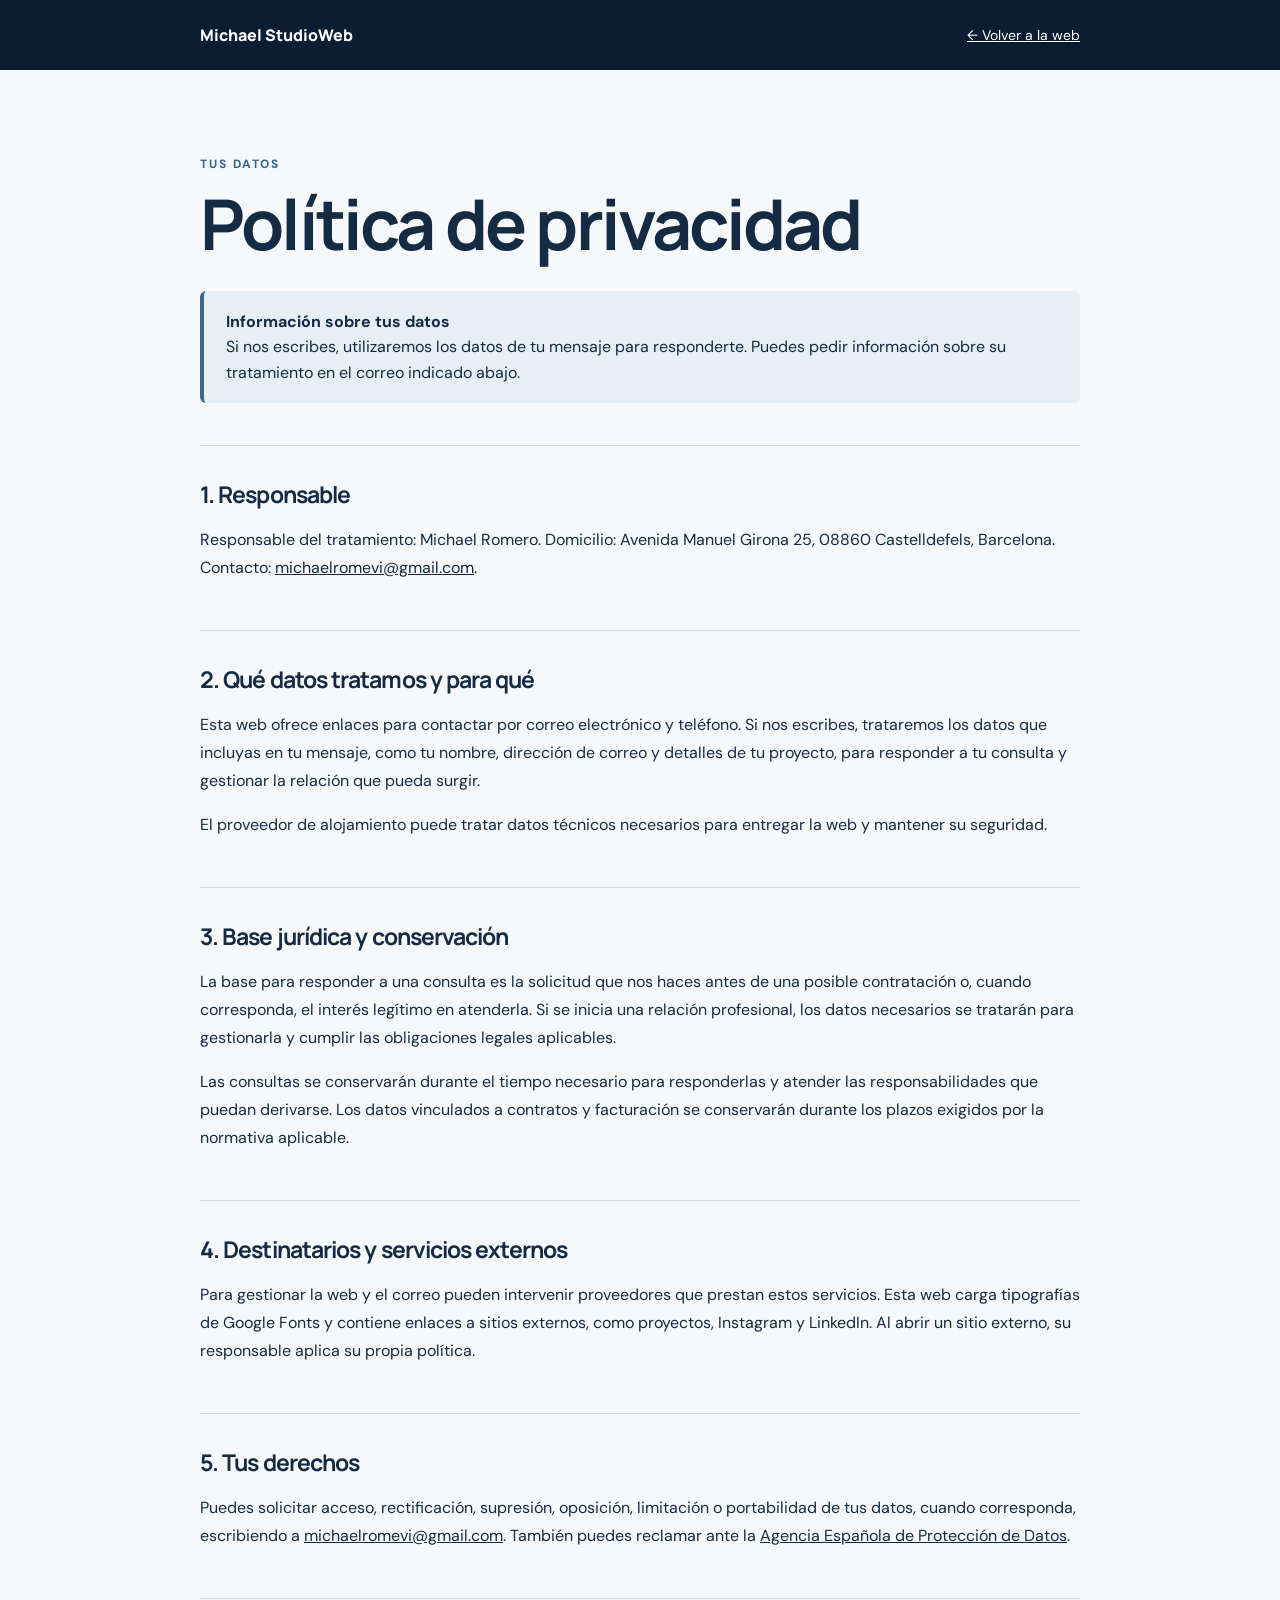
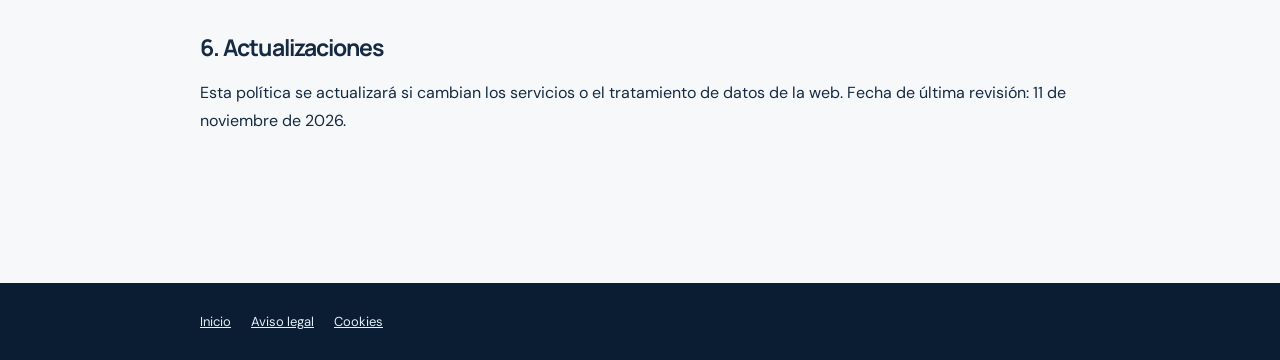
<file: privacidad/index.html>
<!doctype html><html lang="es"><head><meta charset="utf-8"><meta name="viewport" content="width=device-width,initial-scale=1"><meta name="robots" content="noindex,nofollow"><title>Política de privacidad | Michael StudioWeb</title><link rel="stylesheet" href="../legal.css"></head><body><header class="top"><div class="wrap"><a class="brand" href="../">Michael StudioWeb</a><a class="back" href="../">← Volver a la web</a></div></header><!-- CONTENIDO LEGAL: revisa y edita esta página antes de publicarla. -->
<main class="wrap"><p class="eyebrow">Tus datos</p><h1>Política de privacidad</h1><div class="notice"><strong>Información sobre tus datos</strong>Si nos escribes, utilizaremos los datos de tu mensaje para responderte. Puedes pedir información sobre su tratamiento en el correo indicado abajo.</div><section><h2>1. Responsable</h2><p>Responsable del tratamiento: Michael Romero. Domicilio: Avenida Manuel Girona 25, 08860 Castelldefels, Barcelona. Contacto: <a href="mailto:michaelromevi@gmail.com">michaelromevi@gmail.com</a>.</p></section><section><h2>2. Qué datos tratamos y para qué</h2><p>Esta web ofrece enlaces para contactar por correo electrónico y teléfono. Si nos escribes, trataremos los datos que incluyas en tu mensaje, como tu nombre, dirección de correo y detalles de tu proyecto, para responder a tu consulta y gestionar la relación que pueda surgir.</p><p>El proveedor de alojamiento puede tratar datos técnicos necesarios para entregar la web y mantener su seguridad.</p></section><section><h2>3. Base jurídica y conservación</h2><p>La base para responder a una consulta es la solicitud que nos haces antes de una posible contratación o, cuando corresponda, el interés legítimo en atenderla. Si se inicia una relación profesional, los datos necesarios se tratarán para gestionarla y cumplir las obligaciones legales aplicables.</p><p>Las consultas se conservarán durante el tiempo necesario para responderlas y atender las responsabilidades que puedan derivarse. Los datos vinculados a contratos y facturación se conservarán durante los plazos exigidos por la normativa aplicable.</p></section><section><h2>4. Destinatarios y servicios externos</h2><p>Para gestionar la web y el correo pueden intervenir proveedores que prestan estos servicios. Esta web carga tipografías de Google Fonts y contiene enlaces a sitios externos, como proyectos, Instagram y LinkedIn. Al abrir un sitio externo, su responsable aplica su propia política.</p></section><section><h2>5. Tus derechos</h2><p>Puedes solicitar acceso, rectificación, supresión, oposición, limitación o portabilidad de tus datos, cuando corresponda, escribiendo a <a href="mailto:michaelromevi@gmail.com">michaelromevi@gmail.com</a>. También puedes reclamar ante la <a href="https://www.aepd.es/" target="_blank" rel="noopener noreferrer">Agencia Española de Protección de Datos</a>.</p></section><section><h2>6. Actualizaciones</h2><p>Esta política se actualizará si cambian los servicios o el tratamiento de datos de la web. Fecha de última revisión: 11 de noviembre de 2026.</p></section></main><footer class="footer"><div class="wrap"><a href="../">Inicio</a><a href="../aviso-legal/">Aviso legal</a><a href="../cookies/">Cookies</a></div></footer></body></html>
</file>
<file: styles.css>
:root{--navy:#0b1d33;--ink:#112238;--blue:#346b9c;--sky:#77b7ef;--white:#fff;--paper:#f7f8f9;--line:#d9e0e6;--muted:#647484;--max:1320px}
*{box-sizing:border-box}
html{scroll-behavior:smooth;scroll-padding-top:76px}
body{margin:0;color:var(--ink);background:var(--white);font-family:"DM Sans",sans-serif;-webkit-font-smoothing:antialiased}
button,input{font:inherit}
a{color:inherit;text-decoration:none}
button,a,input{outline-offset:4px}
img{display:block;max-width:100%}
h1,h2,h3,p{margin-top:0}
.wrap{width:min(calc(100% - 80px),var(--max));margin-inline:auto}
.skip-link{position:fixed;z-index:100;top:-80px;left:16px;background:white;color:var(--navy);padding:12px 18px}
.skip-link:focus{top:12px}
.scroll-progress{position:fixed;z-index:99;top:0;left:0;width:0;height:3px;background:#9fd2f6;transition:width .08s linear}
.site-header{height:72px;position:sticky;top:0;z-index:90;background:rgba(10,29,51,.97);color:#fff;border-bottom:1px solid rgba(255,255,255,.12);backdrop-filter:blur(18px)}
.header-inner{height:100%;display:flex;align-items:center;justify-content:space-between;gap:30px}
.wordmark{display:inline-flex;align-items:center;gap:10px;font-family:Manrope,sans-serif;font-size:14px;font-weight:500;white-space:nowrap}
.wordmark strong{font-weight:800}
.wordmark-mark{display:grid;place-items:center;width:33px;height:33px;border:1px solid rgba(255,255,255,.65);border-radius:6px;font-weight:800;font-size:16px;letter-spacing:-1px}
.wordmark-mark span{color:#9bd4ff}
.site-nav{display:flex;align-items:center;gap:34px;font-size:13px;font-weight:600}
.site-nav>a:not(.nav-contact){opacity:.8;transition:opacity .2s}
.site-nav>a:hover,.site-nav>a[aria-current="true"]{opacity:1}
.nav-contact{border:1px solid rgba(255,255,255,.35);padding:11px 17px;border-radius:100px;transition:background .2s,color .2s}
.nav-contact:hover{background:#fff;color:var(--navy)}
.nav-contact span{margin-left:8px}
.menu-toggle{display:none}
/* PORTADA: fondo y altura principal */
.hero{position:relative;min-height:min(740px,calc(88svh - 72px));background:radial-gradient(circle at 78% 36%,#1f5274 0,transparent 36%),linear-gradient(130deg,#071b32 15%,#0e2b4b 68%,#123b5b);color:#fff;overflow:hidden}
.hero::before{content:"";position:absolute;inset:0;background:linear-gradient(rgba(183,222,248,.035) 1px,transparent 1px),linear-gradient(90deg,rgba(183,222,248,.035) 1px,transparent 1px);background-size:64px 64px;mask-image:linear-gradient(90deg,transparent 30%,black 100%);pointer-events:none}
.hero-inner{min-height:inherit;display:flex;flex-direction:column;align-items:flex-start;justify-content:center;padding-block:90px;position:relative;isolation:isolate}
.eyebrow{text-transform:uppercase;letter-spacing:1.9px;font-size:11px;font-weight:800;line-height:1.4}
.hero-eyebrow{display:flex;align-items:center;gap:14px;color:#c5dfef;margin-bottom:29px}
.eyebrow-line{width:34px;height:1px;background:#9ad2fc}
.hero h1,.section-heading h2,.about h2,.contact h2{font-family:Manrope,sans-serif;font-weight:700;letter-spacing:-.045em;line-height:1.06}
.hero h1{max-width:800px;font-size:clamp(50px,5.8vw,92px);margin-bottom:28px;position:relative;z-index:2}
.hero h1 span{color:#d2e8f7}
.hero-lead{max-width:560px;color:#d4dce4;font-size:18px;line-height:1.7;margin-bottom:31px;position:relative;z-index:2}
.hero-actions,.hero-eyebrow{position:relative;z-index:2}
.hero-art{position:absolute;right:1%;top:11%;width:43%;height:78%;pointer-events:none;opacity:.95}
.hero-orbit{position:absolute;border:1px solid rgba(172,216,245,.22);border-radius:50%;aspect-ratio:1}
.hero-orbit-one{width:98%;right:-8%;top:-12%}.hero-orbit-two{width:68%;right:9%;top:6%;border-style:dashed;transform:rotate(20deg)}
.hero-preview{position:absolute;width:66%;height:45%;border:1px solid rgba(220,240,255,.4);border-radius:18px;background:linear-gradient(155deg,rgba(95,168,213,.18),rgba(7,28,51,.85));box-shadow:0 32px 85px rgba(0,8,20,.4),inset 0 1px rgba(255,255,255,.2);backdrop-filter:blur(10px);overflow:hidden}
.hero-preview::before{content:"";display:block;height:15%;border-bottom:1px solid rgba(255,255,255,.16);background:radial-gradient(circle at 7% 50%,#9ed0ec 0 3px,transparent 4px),radial-gradient(circle at 11% 50%,#9ed0ec 0 3px,transparent 4px),radial-gradient(circle at 15% 50%,#9ed0ec 0 3px,transparent 4px)}
.hero-preview span,.hero-preview i,.hero-preview b{position:absolute;display:block;border-radius:6px}
.hero-preview span{top:25%;left:8%;width:36%;height:9%;background:#d3edfc}.hero-preview i:nth-of-type(1){top:40%;left:8%;width:27%;height:3%;background:rgba(218,238,250,.47)}.hero-preview i:nth-of-type(2){top:48%;left:8%;width:32%;height:3%;background:rgba(218,238,250,.27)}.hero-preview b{top:25%;right:7%;width:43%;height:56%;background:linear-gradient(145deg,#97c7e2,#2c719d 60%,#133554);border-radius:42% 42% 8px 8px}
.hero-preview-back{right:2%;top:5%;transform:rotate(9deg);opacity:.6}.hero-preview-front{right:12%;top:42%;transform:rotate(-8deg)}.hero-art-dot{position:absolute;right:1%;top:42%;width:14px;height:14px;border-radius:50%;background:#a3d2ed;box-shadow:0 0 0 15px rgba(163,210,237,.12)}
.hero-actions,.contact-actions{display:flex;align-items:center;gap:30px;flex-wrap:wrap}
.button{display:inline-flex;align-items:center;justify-content:center;gap:40px;border-radius:100px;min-height:50px;padding:13px 22px;font-size:13px;font-weight:700;white-space:nowrap;transition:transform .25s,background .25s,color .25s}
.button:hover{transform:translateY(-3px)}
.button span,.text-link span,.case-visit span,.transformation a span,.credential-links a span{font-size:18px;line-height:.7}
.button-light{background:#fff;color:var(--navy)}
.button-light:hover{background:#d7edfa}
.button-dark{background:var(--navy);color:#fff}
.button-dark:hover{background:#285779}
.text-link{display:inline-flex;align-items:center;gap:14px;font-size:13px;font-weight:700;border-bottom:1px solid currentColor;padding-block:8px}
.light-link{color:#fff}
.intro-band{background:#eaf1f5}
.intro-inner{min-height:160px;display:flex;align-items:center;justify-content:space-between;gap:30px}
.intro-inner p{font-family:Manrope,sans-serif;font-size:clamp(23px,2.8vw,38px);line-height:1.3;letter-spacing:-.035em;margin:0;font-weight:500}
.intro-inner strong{color:var(--blue);font-weight:700}
.intro-inner>span{font-size:11px;font-weight:800;letter-spacing:1.2px;color:#748593;white-space:nowrap}
.section-space{padding-block:130px}
.section-heading{display:grid;grid-template-columns:1.5fr .55fr;gap:8%;align-items:end;margin-bottom:72px}
.dark-eyebrow{color:#3774a3;margin-bottom:25px}
.section-heading h2{font-size:clamp(43px,4.3vw,70px);margin-bottom:0}
.section-heading h2 span{color:#6b7a88}
.section-heading>p{font-size:16px;line-height:1.7;color:#5d6c79;margin-bottom:5px}
.case-feature{border-top:1px solid #aebcc7;padding-top:23px}
.case-topline,.case-topline>div{display:flex;align-items:center;justify-content:space-between;gap:16px}
.case-index,.case-location{font-size:11px;font-weight:800;text-transform:uppercase;letter-spacing:1.2px}
.case-location{font-weight:600;color:#6c7c89}
.case-visit{display:inline-flex;align-items:center;gap:12px;font-size:13px;font-weight:700;white-space:nowrap;border-bottom:1px solid #748393;padding-bottom:7px}
.case-intro{display:grid;grid-template-columns:1fr .55fr;align-items:end;gap:8%;padding-block:35px 42px}
.case-intro h3{font-family:Manrope,sans-serif;font-weight:800;font-size:clamp(55px,6vw,100px);line-height:.98;letter-spacing:-.06em;margin:0}
.case-intro h3 span{color:#567c75}
.case-intro p{font-size:17px;line-height:1.65;color:#52626e;margin:0 0 5px}
.comparison{position:relative;aspect-ratio:2100/1253;background:#d7dfdf;overflow:hidden;border-radius:6px;isolation:isolate}
.comparison-image{position:absolute;inset:0;width:100%;height:100%;object-fit:cover}
.comparison-new{clip-path:inset(0 0 0 var(--split))}
.comparison-divider{position:absolute;z-index:3;top:0;bottom:0;left:var(--split);width:2px;background:#fff;filter:drop-shadow(0 0 5px rgba(0,0,0,.35));pointer-events:none}
.comparison-handle{position:absolute;top:50%;left:50%;transform:translate(-50%,-50%);width:70px;height:70px;border-radius:50%;display:flex;align-items:center;justify-content:center;gap:7px;background:white;color:var(--navy);font-size:18px;font-weight:800;box-shadow:0 5px 28px rgba(0,0,0,.23)}
.comparison-handle span{width:1px;height:20px;background:#c7d3df}
.comparison-label{position:absolute;z-index:2;top:20px;padding:7px 12px;border-radius:100px;background:rgba(10,26,42,.86);color:white;font-size:11px;text-transform:uppercase;letter-spacing:1.2px;font-weight:800;pointer-events:none}
.comparison-label-old{left:20px}
.comparison-label-new{right:20px}
.comparison.is-new-only .comparison-label-old,.comparison.is-old-only .comparison-label-new{opacity:0}
.comparison-range{position:absolute;z-index:4;inset:0;width:100%;height:100%;margin:0;opacity:0;cursor:ew-resize}
.comparison-range:focus-visible{opacity:.08;outline:4px solid #6daeed;outline-offset:-5px}
.comparison-caption{display:flex;justify-content:center;gap:10px;text-transform:uppercase;letter-spacing:1.5px;font-weight:700;font-size:10px;color:#687786;margin:18px 0 55px}
.comparison-caption span{font-size:16px;line-height:.6}
/* THE PALM: columnas del antes y después */
.transformation{display:grid;grid-template-columns:1fr 1fr;gap:5%;border-top:1px solid var(--line)}
.transformation>div{padding-top:26px;display:flex;flex-direction:column;align-items:flex-start}
.transformation>div+div{border-left:1px solid var(--line);padding-left:10%}
.mini-label{font-size:11px;letter-spacing:1.3px;text-transform:uppercase;font-weight:800;color:#668296}
.transformation p{max-width:490px;line-height:1.7;color:#4b5d6a;font-size:15px;margin:18px 0}
.transformation a{display:inline-flex;align-items:center;gap:10px;font-weight:700;font-size:13px;border-bottom:1px solid #8999a5;padding-bottom:6px;margin-top:auto}
.device-intro{display:flex;align-items:baseline;justify-content:space-between;gap:25px;border-top:1px solid var(--line);margin-top:72px;padding-top:24px}
.device-intro p{max-width:470px;margin:0;color:#5b6d7b;font-size:14px;line-height:1.6}
.project-band{padding-block:100px}
/* LAGOM: azul de la sección y contraste */
.project-lagom{background:#1a426b;color:#fff}
.project-lagom .dark-eyebrow,.project-lagom .project-type{color:#badcf2}
.project-lagom .project-copy>p:not(.eyebrow):not(.project-type){color:#e0ebf4}
.project-lagom .project-copy li{border-color:rgba(255,255,255,.25)}
.project-lagom .project-copy li::before{color:#9dd3f1}
.project-lagom .button-dark{background:#fff;color:#153c61}
.project-lagom .button-dark:hover{background:#dceef9}
.project-puntog{background:#111c2e;color:white}
.project-grid{display:block}
.project-copy{display:grid;grid-template-columns:.8fr 1fr;column-gap:9%;align-items:start}
.project-copy>.eyebrow{grid-column:1;grid-row:1}
.project-copy h3{grid-column:1;grid-row:2}
.project-copy>.project-type{grid-column:1;grid-row:3}
.project-copy>p:not(.eyebrow):not(.project-type){grid-column:2;grid-row:1 / span 2}
.project-copy ul{grid-column:2;grid-row:3 / span 2}
.project-copy>.button{grid-column:1;grid-row:4;justify-self:start}
.project-copy>.project-extra{grid-column:1;grid-row:5;justify-self:start;margin-top:16px;font-size:13px;font-weight:700;text-decoration:underline;text-underline-offset:5px}
.project-copy h3{font-family:Manrope,sans-serif;font-size:clamp(60px,6.3vw,100px);letter-spacing:-.065em;line-height:1;margin-bottom:14px}
.project-type{font-size:12px;text-transform:uppercase;letter-spacing:1.2px;font-weight:800;color:#628199;margin-bottom:28px}
.project-puntog .project-type{color:#a5c9df}
.project-copy>p:not(.eyebrow):not(.project-type){line-height:1.7;color:#516575;font-size:16px}
.project-puntog .project-copy>p:not(.eyebrow):not(.project-type){color:#c3ced7}
.project-copy ul{list-style:none;margin:0 0 34px;padding:0;border-top:1px solid rgba(92,120,143,.25)}
.project-copy li{position:relative;padding:11px 0 11px 21px;border-bottom:1px solid rgba(92,120,143,.25);font-size:13px;line-height:1.45}
.project-copy li::before{content:"+";position:absolute;left:0;color:#437aa6;font-weight:800}
.project-puntog .project-copy li::before{color:#ef6ecf}
/* DISPOSITIVOS: marcos de MacBook, iPad e iPhone */
.device-showcase{position:relative;display:block;width:100%;aspect-ratio:1.75;margin-top:55px;isolation:isolate;transition:transform .35s ease}
.device-showcase:hover{transform:translateY(-5px)}
.device-showcase:focus-visible{outline:3px solid #77b7ef;outline-offset:4px}
.device-showcase img{width:100%;height:100%;object-fit:cover;object-position:top center}
.device-mac{position:absolute;z-index:1;bottom:2%;left:0;width:73%;filter:drop-shadow(0 16px 15px rgba(8,22,35,.2))}
.mac-lid{position:relative;width:100%;aspect-ratio:16/10;border:3px solid #a8b0b7;border-bottom-width:5px;border-radius:2.3% 2.3% 0 0;background:#0a0b0e;box-shadow:inset 0 0 0 1px #30383f;padding:1.4%}
.mac-screen{width:100%;height:100%;overflow:hidden;background:#162b3c}
.mac-camera,.ipad-camera{position:absolute;z-index:2;top:.55%;left:50%;transform:translateX(-50%);width:4px;height:4px;background:#354255;border-radius:50%}
.mac-deck{position:relative;left:-3%;width:106%;aspect-ratio:10/1.15;background:#c7cdd1 url("assets/macbook-keyboard.png") 47% 52% / 136.6% 130% no-repeat;clip-path:polygon(3% 0,97% 0,100% 100%,0 100%);box-shadow:inset 0 1px #f9fafb;border-top:2px solid #525b63}
.mac-keys,.mac-trackpad{display:none}
.mac-lip{position:relative;left:-5%;width:110%;height:7px;border-radius:0 0 50% 50%;background:linear-gradient(180deg,#e5e8e9,#7d8791);box-shadow:0 2px 4px rgba(0,0,0,.16)}
.device-ipad{position:absolute;z-index:2;bottom:2%;right:7%;width:48%;aspect-ratio:4/3;border:3px solid #68747d;border-radius:5%;background:#080a0d;box-shadow:0 14px 28px rgba(2,9,18,.3),inset 0 0 0 2px #161b21}
.ipad-screen{position:absolute;inset:2.1%;border-radius:3%;overflow:hidden;background:#122b43}
.ipad-camera{top:.8%;width:3px;height:3px}
.device-iphone{position:absolute;z-index:3;bottom:2%;right:0;width:13.5%;aspect-ratio:9/19.5;border:3px solid #66717a;border-radius:12% / 6%;background:#07090b;box-shadow:0 17px 30px rgba(2,8,16,.38),inset 0 0 0 2px #222a31}
.iphone-screen{position:absolute;inset:2.2%;border-radius:10% / 5%;overflow:hidden;background:#0a1522}
.iphone-screen img{object-position:top center}
.iphone-island{position:absolute;z-index:4;top:2.7%;left:31%;width:38%;height:3.1%;border-radius:100px;background:#050608;box-shadow:0 0 0 1px #18212a}
.project-links {
  display: flex;
  flex-wrap: wrap;
  gap: 8px 24px;
  margin-bottom: 42px;
  padding-block: 16px;
  border-block: 1px solid var(--line);
}
.project-links a { padding-block: 8px; font-weight: 650; }
.project-links a:hover { text-decoration: underline; }
.case-intro h3, .project-copy h3, #bedda-madre { scroll-margin-top: 90px; }
/* BEDDA MADRE: color de fondo y presentación */
.project-bedda { background: #faf8f4; }
.bedda-heading { max-width: 680px; margin-inline: auto; text-align: center; }
.bedda-heading h3 { font: 650 64px/1.08 Manrope,sans-serif; margin-bottom: 20px; }
.bedda-heading > p:not(.project-type) { line-height: 1.65; color: #435363; }
.bedda-heading .button { margin-top: 8px; }
.bedda-story {
  display: grid;
  grid-template-columns: repeat(auto-fit, minmax(min(100%, 235px), 1fr));
  gap: 26px;
  margin-top: 44px;
}
.bedda-story > div { border-top: 1px solid var(--line); }
.bedda-story h4 { font-size: 20px; margin: 18px 0 10px; }
.bedda-story p { color: #435363; line-height: 1.65; }
@media (max-width: 520px) {
  .bedda-heading h3 { font-size: 42px; }
}
.device-showcase-puntog .iphone-screen img,.device-showcase-palm .iphone-screen img{object-fit:cover}
.services{background:#fff}
.services-list{border-top:1px solid var(--line)}
.service-row{display:grid;grid-template-columns:50px .8fr 1fr 25px;align-items:start;gap:3%;padding-block:27px;border-bottom:1px solid var(--line)}
.service-row>span:first-child{font-size:11px;color:#81919e;font-weight:700;margin-top:7px}
.service-row h3{font-family:Manrope,sans-serif;font-size:clamp(22px,2.2vw,34px);letter-spacing:-.04em;margin:0}
.service-row p{max-width:500px;color:#5e6d79;font-size:14px;line-height:1.65;margin:3px 0 0}
.service-symbol{font-size:22px;color:#39749f;transition:transform .2s}
.service-row:hover .service-symbol{transform:translate(3px,-3px)}
.process{background:#eef3f6}
.process-grid{display:grid;grid-template-columns:repeat(4,1fr);gap:22px}
.process-step{border-top:2px solid #7fa2b9;padding-top:20px}
.process-step>span{color:#587d99;font-size:12px;font-weight:800}
.process-step h3{font-family:Manrope,sans-serif;font-size:22px;line-height:1.2;letter-spacing:-.035em;margin:37px 0 14px}
.process-step p{color:#596b79;font-size:14px;line-height:1.65;margin-bottom:0}
.about{background:var(--navy);color:#fff}
.about-grid{display:grid;grid-template-columns:1fr .78fr;gap:10%}
.about h2{font-size:clamp(44px,4.2vw,70px);margin-top:35px}
.about h2 span{color:#8ac5ec}
.about-content{padding-top:15px}
.about-content p{font-size:15px;line-height:1.8;color:#bfccd8}
.about-content .about-lead{color:#fff;font-size:22px;line-height:1.5;font-weight:600;margin-bottom:25px}
.credential-links{display:flex;gap:27px;flex-wrap:wrap;margin-top:30px}
.credential-links a{display:inline-flex;gap:9px;align-items:center;border-bottom:1px solid #7d9ab0;padding-bottom:7px;font-size:13px;font-weight:700}
/* CONTACTO: cierre y llamada a la acción */
.contact{background:#f5f7f8}
.contact h2{font-size:clamp(48px,6vw,94px);max-width:1070px;margin:0 0 30px}
.contact h2 span{color:#547da0}
.contact-copy{font-size:18px;line-height:1.7;max-width:650px;color:#536777}
.contact-mission{max-width:650px;color:#536777;font-size:16px;line-height:1.7;border-left:2px solid #75a8ca;padding-left:22px;margin-top:28px}
.contact-mission strong{color:var(--navy)}
.contact-actions{margin-top:38px}
.contact-bottom{display:flex;justify-content:space-between;gap:20px;border-top:1px solid #cdd8df;margin-top:110px;padding-top:20px;font-size:12px;color:#627485}
.contact-bottom a{text-decoration:underline;text-underline-offset:4px}
.footer{background:#08192e;color:#fff}
.footer-inner{min-height:130px;display:flex;align-items:center;justify-content:space-between;gap:25px}
.footer p{font-size:12px;color:#b0bfcb;margin:0}
.footer-brand{display:grid;gap:12px}
.footer-legal{display:flex;align-items:center;flex-wrap:wrap;gap:14px 24px;font-size:12px;color:#dce7f0}
.footer-legal a:hover,.footer-top:hover{color:#fff;text-decoration:underline;text-underline-offset:4px}
.footer-top{font-size:12px;font-weight:700;white-space:nowrap}
.reveal{opacity:0;transform:translateY(24px);transition:opacity .7s ease,transform .7s ease}
.reveal.visible{opacity:1;transform:none}
@media(max-width:1050px){.project-copy h3{font-size:66px}.section-space{padding-block:100px}}
/* TABLETA: ajustes para pantallas medianas */
@media(max-width:760px){
  .wrap{width:min(calc(100% - 38px),var(--max))}
  .site-header{height:64px}
  .site-nav{position:absolute;top:64px;left:0;right:0;display:none;flex-direction:column;align-items:stretch;gap:0;background:#0b1d33;padding:10px 19px 22px;border-top:1px solid rgba(255,255,255,.15);box-shadow:0 18px 30px rgba(0,0,0,.15)}
  .site-nav.open{display:flex}
  .site-nav a{padding:14px 5px}
  .site-nav .nav-contact{margin-top:8px;text-align:center}
  .menu-toggle{display:flex;flex-direction:column;justify-content:center;gap:6px;width:38px;height:38px;background:transparent;border:0;color:white;padding:7px;cursor:pointer}
  .menu-toggle span{height:2px;width:24px;background:currentColor;transition:transform .2s}
  .menu-toggle[aria-expanded="true"] span:first-child{transform:translateY(4px) rotate(45deg)}
  .menu-toggle[aria-expanded="true"] span:last-child{transform:translateY(-4px) rotate(-45deg)}
  .hero{min-height:calc(78svh - 64px)}
  .hero-inner{padding-block:70px}
  .hero h1{font-size:clamp(42px,9vw,70px)}
  .hero-lead{font-size:16px}
  .hero-art{right:-13%;width:56%;opacity:.32}
  .intro-inner{min-height:140px}
  .section-space{padding-block:78px}
  .section-heading,.case-intro,.about-grid{grid-template-columns:1fr;gap:20px}
  .section-heading{margin-bottom:50px}
  .section-heading h2{font-size:clamp(40px,8vw,58px)}
  .section-heading>p{max-width:560px}
  .case-topline>div{flex-direction:column;align-items:flex-start;gap:5px}
  .case-intro{padding-block:30px}
  .case-intro h3{font-size:clamp(53px,12vw,76px)}
  .case-intro p{max-width:580px}
  .comparison{aspect-ratio:1.35}
  .comparison-image{object-fit:cover;object-position:center}
  .comparison-handle{width:54px;height:54px;font-size:16px}
  .comparison-caption{margin-bottom:38px}
  .transformation{gap:4%}
  .device-intro{margin-top:52px}
  .project-band{padding-block:70px}
  .project-copy{display:block;max-width:620px}
  .project-copy h3{font-size:62px}
  .project-copy ul{margin:26px 0 34px}
  .device-showcase{aspect-ratio:1.55;margin-top:42px}
  .device-mac{width:77%}
  .device-ipad{width:49%}
  .device-iphone{width:14%}
  .process-grid{grid-template-columns:repeat(2,1fr);gap:38px}
  .about h2{margin-top:20px}
  .contact-bottom{margin-top:80px}
}
/* MÓVIL: ajustes para pantallas pequeñas */
@media(max-width:520px){
  .hero{min-height:calc(80svh - 64px)}
  .hero h1{font-size:clamp(39px,10.5vw,52px)}
  .hero-lead{font-size:15px;line-height:1.6}
  .hero-art{top:9%;right:-32%;width:90%;opacity:.16}
  .hero-actions{gap:16px}
  .intro-inner>span{display:none}
  .intro-inner p{font-size:24px}
  .case-location{font-size:10px}
  .case-visit{font-size:12px}
  .comparison{aspect-ratio:1.08}
  .comparison-label{top:10px;font-size:9px;padding:6px 8px}
  .comparison-label-old{left:9px}
  .comparison-label-new{right:9px}
  .transformation{grid-template-columns:1fr;gap:0}
  .transformation>div{padding-bottom:26px}
  .transformation>div+div{border-left:0;border-top:1px solid var(--line);padding-left:0}
  .device-intro{display:block}
  .device-intro p{margin-top:10px}
  .device-showcase{aspect-ratio:1.25;margin-top:30px}
  .device-mac{width:83%}
  .device-ipad{width:52%;right:2%}
  .device-iphone{width:15%;right:0}
  .mac-lip{height:4px}
  .project-copy h3{font-size:58px}
  .service-row{grid-template-columns:33px 1fr 20px;gap:10px;padding-block:22px}
  .service-row p{grid-column:2;grid-row:2}
  .service-row .service-symbol{grid-column:3;grid-row:1}
  .process-grid{grid-template-columns:1fr;gap:28px}
  .process-step h3{margin-top:20px}
  .contact h2{font-size:clamp(43px,10vw,58px)}
  .contact-copy{font-size:16px}
  .contact-bottom,.footer-inner{flex-direction:column;align-items:flex-start}
  .footer-inner{padding-block:30px}
  .footer p{display:none}
}
@media(prefers-reduced-motion:reduce){html{scroll-behavior:auto}.reveal{opacity:1;transform:none;transition:none}.button,.device-showcase,.service-symbol{transition:none}}
</file>
<file: legal.css>
@import url('https://fonts.googleapis.com/css2?family=DM+Sans:wght@400;500;600;700&family=Manrope:wght@600;700;800&display=swap');
:root{color-scheme:light;font-family:'DM Sans',sans-serif;color:#152b43;background:#f7f8f9}
*{box-sizing:border-box}body{margin:0}a{color:inherit}a:hover{text-decoration-thickness:2px}.wrap{width:min(100% - 40px,880px);margin:auto}.top{background:#0b1d33;color:white;padding:24px 0}.top .wrap{display:flex;align-items:center;justify-content:space-between;gap:20px}.brand{font-family:Manrope,sans-serif;font-weight:800;text-decoration:none}.back{font-size:14px}main{padding:72px 0 100px}.eyebrow{color:#34648a;font-size:12px;font-weight:700;letter-spacing:.16em;text-transform:uppercase}h1,h2{font-family:Manrope,sans-serif;letter-spacing:-.04em}h1{font-size:clamp(42px,8vw,70px);line-height:1.05;margin:12px 0 24px}h2{font-size:23px;margin:0 0 15px}.lead{font-size:19px;line-height:1.6;max-width:760px}.notice{padding:18px 22px;background:#e7eff5;border-left:4px solid #376a90;border-radius:6px;line-height:1.6;margin:30px 0 42px}.notice strong{display:block}section{border-top:1px solid #cfdae2;padding:32px 0}p,li{line-height:1.75}ul{padding-left:21px}.placeholder{background:#fff0bf;padding:1px 5px;border-radius:3px}.footer{background:#0b1d33;color:white;padding:30px 0}.footer .wrap{display:flex;gap:20px;flex-wrap:wrap;font-size:13px}.footer a{color:#e4eff7}@media(max-width:600px){.top .wrap{align-items:flex-start;flex-direction:column}main{padding:50px 0 70px}}
</file>
<file: seo-pages.css>
/* Página de servicio: colores y disposición. La portada principal usa styles.css. */
:root{--seo-navy:#0b1d33;--seo-ink:#12243a;--seo-blue:#7eb7db;--seo-paper:#f2f5f7}
html{scroll-behavior:smooth}
body{margin:0;color:var(--seo-ink);background:var(--seo-paper);font-family:'DM Sans',sans-serif}
.seo-nav{display:flex;align-items:center;gap:2rem}.seo-nav a{color:#fff;text-decoration:none;font-size:.9rem}.seo-nav a:hover,.seo-footer a:hover{text-decoration:underline}.seo-nav .seo-nav-cta{border:1px solid #91a4b7;border-radius:99px;padding:.65rem 1rem}
.seo-eyebrow{text-transform:uppercase;letter-spacing:.16em;font-size:.74rem;font-weight:700;line-height:1.5}
.seo-hero{background:var(--seo-navy);color:#fff;padding:clamp(5rem,10vw,10rem) 0 7rem;overflow:hidden}.seo-hero-grid{display:grid;grid-template-columns:1fr 1fr;gap:5vw;align-items:center}.seo-hero .seo-eyebrow{color:#98c7e7}.seo-hero h1{font:700 clamp(2.8rem,5.2vw,5.8rem)/1.04 'Manrope',sans-serif;letter-spacing:-.065em;margin:1.4rem 0}.seo-hero h1 em{font-style:normal;color:#8cc6ea}.seo-hero p:not(.seo-eyebrow){max-width:40rem;font-size:1.12rem;line-height:1.75;color:#d0dce8}.seo-hero img{width:118%;height:auto;border:9px solid #1f2e3d;border-radius:15px;box-shadow:0 35px 80px #0008;transform:rotate(-4deg)}.seo-actions{display:flex;gap:1.5rem;align-items:center;margin-top:2rem}.seo-actions>a:not(.button){color:#fff;text-decoration:none}
.seo-section{padding:clamp(5rem,9vw,9rem) 0}.seo-section h2{font:700 clamp(2.3rem,4.2vw,4.5rem)/1.12 'Manrope',sans-serif;letter-spacing:-.055em;margin:.4rem 0 1.5rem}.seo-section p{line-height:1.75}.seo-intro{background:#fff}.seo-two-col{display:grid;grid-template-columns:1fr 2fr;gap:4rem}.seo-two-col>div{max-width:48rem}.seo-two-col p:not(.seo-eyebrow){font-size:1.17rem;color:#526273}.seo-features{background:#e9eff4}.seo-features h2{max-width:40rem}.seo-feature-grid{display:grid;grid-template-columns:repeat(2,1fr);gap:1px;background:#c8d3dc;margin-top:3rem;border:1px solid #c8d3dc}.seo-feature-grid article{background:#e9eff4;padding:clamp(1.5rem,3vw,3rem)}.seo-feature-grid span{color:#577d9d;font-size:.8rem;font-weight:700}.seo-feature-grid h3{font:700 clamp(1.3rem,2vw,1.8rem) 'Manrope',sans-serif;letter-spacing:-.035em;margin:2rem 0 .4rem}.seo-feature-grid p{max-width:34rem;color:#526273}
.seo-projects{background:#fff}.seo-projects h2{max-width:55rem}.seo-case-grid{display:grid;grid-template-columns:repeat(3,1fr);gap:1.2rem;margin-top:3rem}.seo-case-grid article{background:#f1f4f6;border-radius:18px;overflow:hidden}.seo-case-grid img{width:100%;height:clamp(180px,17vw,260px);object-fit:cover;object-position:top}.seo-case-grid article>div{padding:1.5rem}.seo-case-grid span{font-size:.75rem;text-transform:uppercase;letter-spacing:.13em;color:#607c92;font-weight:700}.seo-case-grid h3{font:700 1.45rem 'Manrope',sans-serif;margin:.65rem 0}.seo-case-grid p{color:#526273}.seo-case-grid a{display:inline-block;margin-top:.5rem;color:#0b4d79;font-weight:700;text-underline-offset:4px}
.seo-contact{background:#143958;color:#fff}.seo-contact-grid{display:grid;grid-template-columns:1.3fr 1fr;gap:5rem;align-items:center}.seo-contact .seo-eyebrow{color:#9bd2f1}.seo-contact p:not(.seo-eyebrow){font-size:1.1rem;color:#d9e6ef}.seo-contact .button{display:inline-block;margin:1.5rem 1.5rem 0 0}.seo-phone{display:inline-block;color:#fff;text-underline-offset:4px}.seo-footer{background:var(--seo-navy);color:#cbd7e2;padding:2rem 0}.seo-footer>div{display:flex;justify-content:space-between;gap:1.5rem;align-items:center;flex-wrap:wrap}.seo-footer nav{display:flex;gap:1rem}.seo-footer a{color:#cbd7e2;text-decoration:none;font-size:.88rem}
/* En móvil conservamos texto legible y las tarjetas en una columna. */
@media(max-width:850px){.seo-hero-grid,.seo-two-col,.seo-contact-grid{grid-template-columns:1fr}.seo-hero img{width:100%;transform:none}.seo-hero{padding:5rem 0}.seo-case-grid{grid-template-columns:1fr}.seo-case-grid img{height:240px}.seo-nav{gap:.8rem}.seo-nav a{font-size:.78rem}.seo-nav a:first-child{display:none}}
@media(max-width:600px){.seo-nav a:nth-child(2){display:none}.seo-feature-grid{grid-template-columns:1fr}.seo-actions{flex-direction:column;align-items:flex-start}.seo-hero h1{font-size:clamp(2.6rem,11vw,4rem)}.seo-section{padding:4rem 0}}
@media(prefers-reduced-motion:reduce){html{scroll-behavior:auto}}
</file>
<file: lagom/styles.css>
/* LAGOM: estilos propios de la web de muestra. La página principal usa ../styles.css. */
:root{--blue:#416a9b;--cream:#f5efe4;--paper:#fffdf8;--ink:#17304d;--lime:#d9ed89;--red:#d94a38;--line:rgba(23,48,77,.18);--serif:"DM Serif Display",Georgia,serif;--sans:"DM Sans",Arial,sans-serif}*{box-sizing:border-box}html{scroll-behavior:smooth}body{margin:0;background:var(--paper);color:var(--ink);font:400 1rem/1.55 var(--sans);overflow-x:hidden}a{color:inherit;text-decoration:none}img{display:block;max-width:100%}em{font-family:var(--serif);font-weight:400}.skip{position:fixed;top:-5rem;left:1rem;background:white;padding:.7rem 1rem;z-index:100}.skip:focus{top:1rem}header{height:86px;position:absolute;inset:0 0 auto;z-index:20;padding:0 clamp(1.2rem,4vw,4.5rem);display:flex;align-items:center;justify-content:space-between;color:#fff;border-bottom:1px solid #ffffff4d}.brand{display:flex;align-items:center;gap:.8rem}.brand img{width:56px;height:56px;object-fit:cover;border-radius:50%}.brand span{text-transform:uppercase;font-size:.68rem;letter-spacing:.19em;font-weight:700}nav{display:flex;align-items:center;gap:1.6rem}nav a{text-transform:uppercase;font-size:.7rem;letter-spacing:.1em;font-weight:700}nav a:hover{color:var(--lime)}nav .review{border:1px solid #ffffffbf;padding:.7rem 1rem;border-radius:99px}.nav-toggle{display:none;border:1px solid #ffffff99;background:transparent;color:white;border-radius:99px;padding:.6rem .9rem}.hero{min-height:100svh;background:var(--blue);color:white;display:grid;grid-template-columns:1.05fr .95fr;align-items:center;position:relative;overflow:hidden;padding:clamp(8rem,15vh,11rem) clamp(1.2rem,6vw,7rem) clamp(5rem,9vh,7rem)}.hero:before{content:"";position:absolute;inset:0;background:linear-gradient(#ffffff0e 1px,transparent 1px),linear-gradient(90deg,#ffffff0e 1px,transparent 1px);background-size:72px 72px}.hero-copy{position:relative;z-index:2}.eyebrow,.label{text-transform:uppercase;letter-spacing:.2em;font-size:.72rem;font-weight:700}.eyebrow{color:var(--lime)}h1,h2{font-weight:600;letter-spacing:-.065em;line-height:.88;margin:0}.hero h1{font-size:clamp(4.1rem,8vw,8rem);margin:1.4rem 0}.hero h1 em{color:var(--lime)}.hero-copy>p:last-of-type{max-width:560px;color:#ffffffe0;font-size:1.15rem}.actions{display:flex;gap:.9rem;flex-wrap:wrap;margin-top:2rem}.btn{min-height:52px;padding:.85rem 1.35rem;border-radius:99px;display:inline-flex;align-items:center;justify-content:center;font-size:.85rem;font-weight:700}.btn.main{background:var(--lime);color:var(--ink);box-shadow:0 6px 0 #17304d88}.btn.ghost{border:1px solid #ffffff99;color:white}.hero-logo{position:relative;width:min(38vw,540px);aspect-ratio:1;margin:auto}.hero-logo img{width:77%;height:77%;object-fit:cover;border-radius:50%;position:absolute;inset:11.5%;z-index:2;filter:drop-shadow(0 25px 40px #17304d66)}.orbit{position:absolute;inset:1%;border:1px dashed #ffffff88;border-radius:50%;animation:spin 28s linear infinite}.orbit:before,.orbit:after{content:"";position:absolute;width:14px;height:14px;background:var(--lime);border-radius:50%}.orbit:before{top:14%;left:12%}.orbit:after{right:3%;bottom:28%;background:white}.tag{position:absolute;z-index:3;background:var(--cream);color:var(--ink);padding:.6rem 1rem;border-radius:99px;text-transform:uppercase;letter-spacing:.12em;font-size:.6rem;font-weight:700;box-shadow:4px 5px 0 var(--ink)}.tag.one{left:-2%;bottom:19%;transform:rotate(-7deg)}.tag.two{right:0;top:18%;background:var(--lime);transform:rotate(6deg)}@keyframes spin{to{transform:rotate(360deg)}}.manifesto{background:var(--cream);padding:clamp(5rem,9vw,9rem) clamp(1.2rem,7vw,8rem) 0}.label{color:var(--red);margin:0 0 1.5rem}.manifesto>div:first-of-type{display:grid;grid-template-columns:1.1fr .8fr;gap:clamp(3rem,8vw,9rem);align-items:end}.manifesto h2,.menu-head h2,.social h2,.reviews h2,.visit h2{font-size:clamp(3.5rem,7vw,7rem)}.manifesto h2 em,.menu-head h2 em,.social h2 em,.visit h2 em{color:var(--blue)}.manifesto .lead{font:400 clamp(1.7rem,2.6vw,2.6rem)/1.14 var(--serif);margin:0 0 1.5rem}.manifesto aside>p:last-child{color:#56677a}.ticker{margin:clamp(5rem,8vw,8rem) calc(clamp(1.2rem,7vw,8rem)*-1) 0;background:var(--ink);color:white;overflow:hidden;transform:rotate(-1deg);width:calc(100% + clamp(1.2rem,7vw,8rem)*2 + 10px)}.ticker span{display:block;width:max-content;padding:1rem;font:1.25rem var(--serif);letter-spacing:.1em;word-spacing:1rem;animation:slide 24s linear infinite}@keyframes slide{to{transform:translateX(-40%)}}.menu{padding:clamp(5rem,10vw,10rem) clamp(1.2rem,6vw,7rem)}.menu-head{display:grid;grid-template-columns:1fr minmax(280px,.55fr);gap:3rem;align-items:end;margin-bottom:4rem}.menu-head>p{color:#667589}.menu-grid{display:grid;grid-template-columns:minmax(220px,.32fr) 1fr;gap:clamp(2rem,6vw,7rem)}.tabs{position:sticky;top:1.5rem;align-self:start;border-top:1px solid var(--line)}.tabs button{width:100%;background:transparent;border:0;border-bottom:1px solid var(--line);padding:1.05rem .2rem;text-align:left;color:#6c7888;font:600 1rem var(--sans);cursor:pointer;display:flex;gap:1rem}.tabs b,.panel-head>b{font-size:.65rem;letter-spacing:.14em;color:var(--red)}.tabs button[aria-selected=true]{font:1.35rem var(--serif);color:var(--ink);padding-block:1.35rem}.panels{min-height:600px}.panel-head{display:grid;grid-template-columns:50px 1fr;border-bottom:2px solid var(--ink);padding-bottom:1.4rem}.panel-head>b{grid-row:1/3;padding-top:.6rem}.panel-head h3{font:clamp(2.8rem,5vw,5rem)/.95 var(--serif);margin:0}.panel-head p{grid-column:2;color:#758192;margin:.7rem 0 0}.dishes{display:grid;grid-template-columns:1fr 1fr;column-gap:2.5rem}.dishes article{padding:1.25rem 0;border-bottom:1px solid var(--line);min-height:80px}.dishes h4{margin:0;font-size:1rem}.dishes small{font-size:.65rem;text-transform:uppercase;letter-spacing:.07em;color:var(--red);margin-left:.4rem}.dishes p{font-size:.82rem;color:#6e7b8c;margin:.4rem 0 0}.social{display:grid;grid-template-columns:.82fr 1.18fr;background:var(--lime);min-height:680px}.social>div{padding:clamp(5rem,9vw,9rem) clamp(1.2rem,6vw,7rem);display:flex;flex-direction:column;justify-content:center}.social>div>p:not(.label){max-width:470px;color:#46596e;font-size:1.08rem}.social>div>a{text-decoration:underline;text-underline-offset:6px;font-weight:700;width:max-content;margin-top:1rem}.social-logo{background:var(--blue);display:grid;place-items:center;position:relative;overflow:hidden}.social-logo:before{content:"";position:absolute;width:76%;aspect-ratio:1;border:1px dashed #ffffff88;border-radius:50%;animation:spin 30s linear infinite}.social-logo img{width:min(58%,500px);border-radius:50%;position:relative;z-index:1}.reviews{text-align:center;background:var(--red);color:white;padding:clamp(5.5rem,10vw,9rem) 1.2rem}.stars{color:var(--lime);letter-spacing:.4em;font-size:1.2rem}.reviews .label{color:white;margin-top:1.2rem}.reviews h2 em{color:var(--lime)}.reviews>p:not(.label){max-width:560px;margin:2rem auto;color:#ffffffd0}.white{background:white;color:var(--ink);box-shadow:0 6px 0 var(--ink)}.visit{background:var(--ink);color:white;display:grid;grid-template-columns:1.1fr .9fr;gap:clamp(3rem,8vw,8rem);padding:clamp(5.5rem,10vw,10rem) clamp(1.2rem,7vw,8rem)}.visit .label{color:var(--lime)}.visit h2 em{color:var(--lime)}.visit aside{border-top:1px solid #ffffff44;padding-top:2rem;display:grid;grid-template-columns:1fr 1fr;gap:2rem;align-self:end}.visit aside b{display:block;color:var(--lime);text-transform:uppercase;letter-spacing:.14em;font-size:.65rem}.visit aside p{color:#ffffffcc}.visit aside strong{color:white}.floating{position:fixed;z-index:50;right:1.2rem;bottom:1.2rem;background:var(--lime);border:2px solid var(--ink);border-radius:99px;padding:.75rem 1rem;font-size:.8rem;font-weight:700;box-shadow:4px 5px 0 var(--ink)}footer{background:var(--blue);color:white;padding:1.5rem clamp(1.2rem,4vw,4.5rem);min-height:125px;display:flex;align-items:center;justify-content:space-between;font-size:.76rem}footer .brand img{width:56px;height:56px}
@media(max-width:900px){header{height:76px}.brand img{width:48px;height:48px}.nav-toggle{display:block}nav{display:none;position:absolute;top:76px;left:0;right:0;background:var(--cream);color:var(--ink);padding:1rem 1.2rem 1.5rem;flex-direction:column;align-items:stretch;gap:0}nav.open{display:flex}nav a{padding:.85rem 0;border-bottom:1px solid var(--line)}nav .review{text-align:center;margin-top:.7rem;border-color:var(--ink)}.hero{grid-template-columns:1fr;min-height:auto;padding-top:9rem}.hero-logo{width:min(70vw,520px);margin-top:3rem}.manifesto>div:first-of-type,.menu-head,.social,.visit{grid-template-columns:1fr}.menu-grid{grid-template-columns:1fr}.tabs{position:static;display:flex;overflow:auto;border:0;padding-bottom:1rem}.tabs button,.tabs button[aria-selected=true]{flex:0 0 auto;width:auto;border:1px solid var(--line);border-radius:99px;padding:.7rem 1rem;margin-right:.5rem;font:600 .85rem var(--sans);white-space:nowrap}.tabs button[aria-selected=true]{background:var(--blue);color:white}.social-logo{min-height:580px;grid-row:1}.visit aside{max-width:650px}}
@media(max-width:620px){header{padding-inline:1rem}.brand span{display:none}.hero{padding-inline:1.2rem}.hero h1{font-size:3.85rem}.hero-logo{width:88vw}.manifesto,.menu,.social>div,.visit{padding-inline:1.2rem}.manifesto>div:first-of-type{gap:2rem}.manifesto h2,.menu-head h2,.social h2,.reviews h2,.visit h2{font-size:3.35rem}.menu-head{gap:1rem;margin-bottom:2.5rem}.dishes{grid-template-columns:1fr}.panel-head{grid-template-columns:35px 1fr}.panel-head h3{font-size:2.7rem}.panels{min-height:0}.social-logo{min-height:430px}.visit aside{grid-template-columns:1fr}.visit .btn{width:100%}.floating{left:1rem;right:1rem;text-align:center}footer{flex-direction:column;align-items:flex-start;gap:1rem;padding-bottom:6rem}}
@media(prefers-reduced-motion:reduce){*{animation:none!important;scroll-behavior:auto!important}}
</file>
